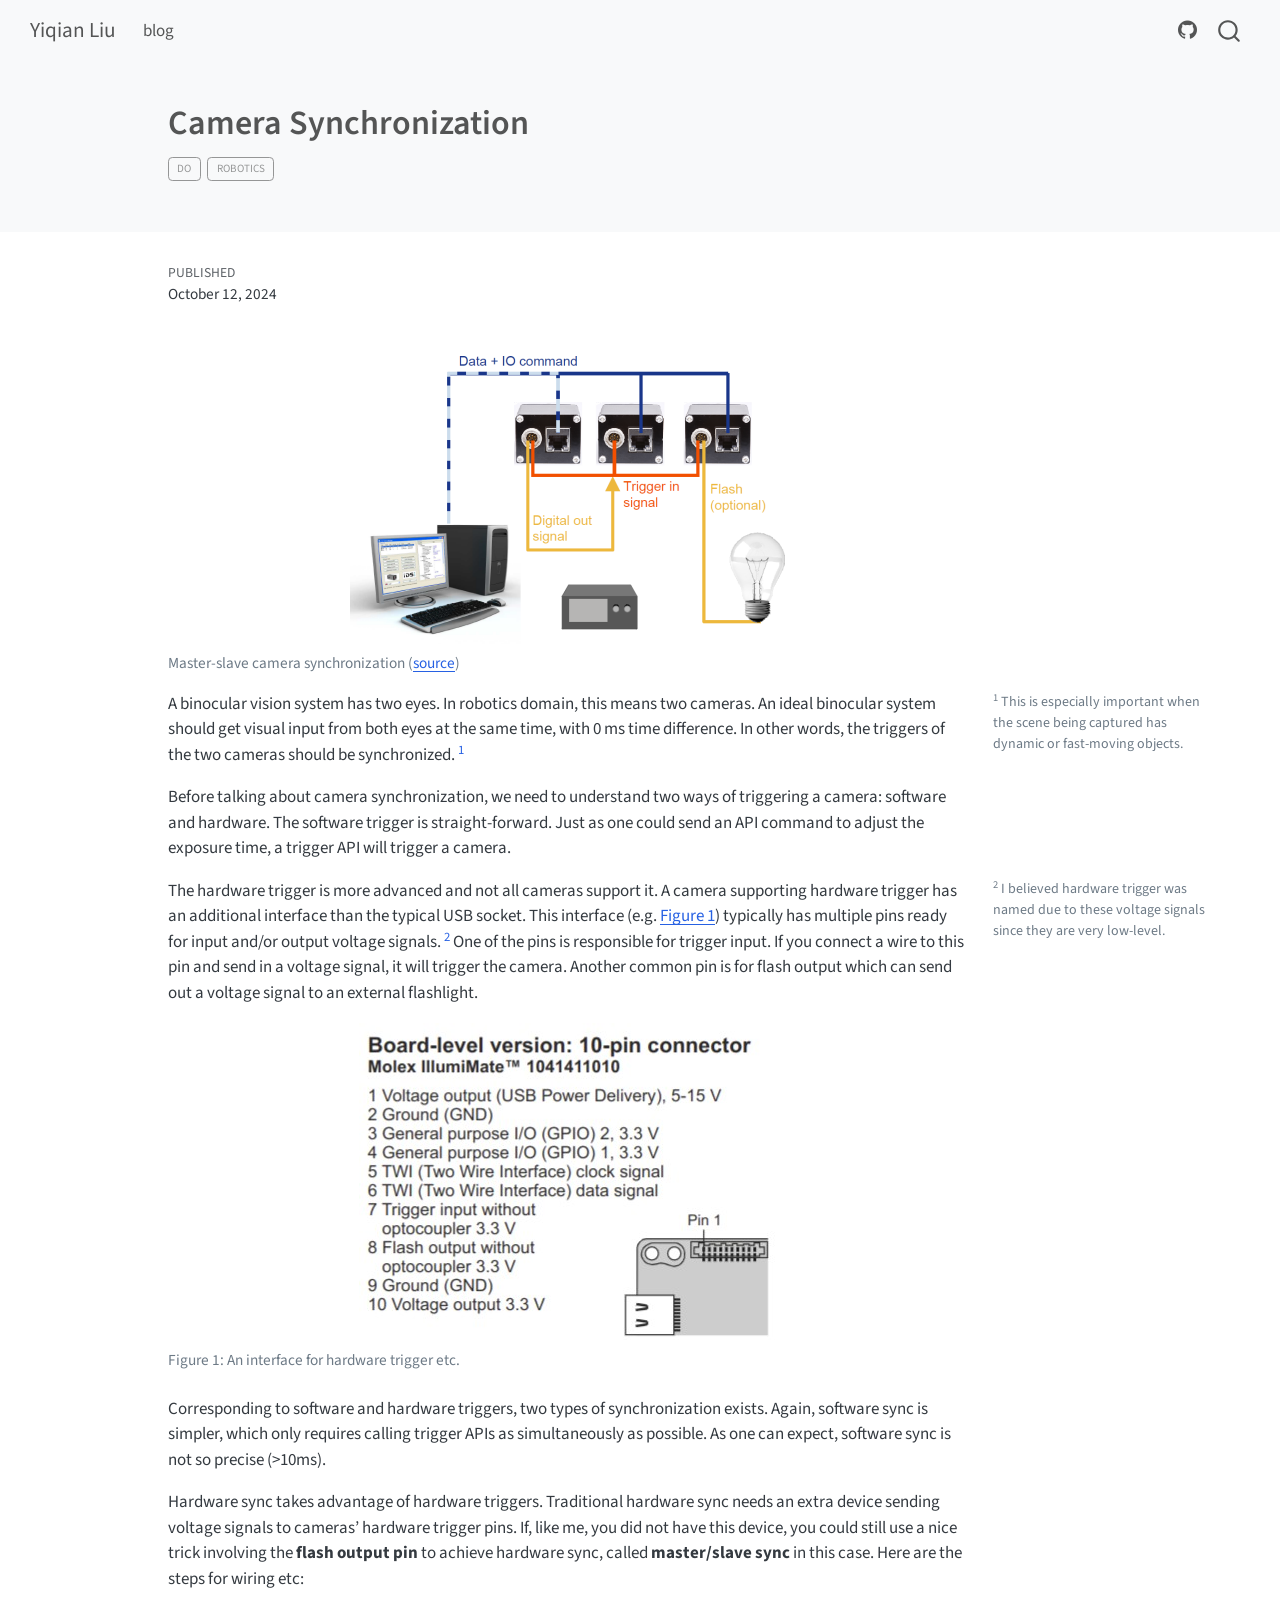
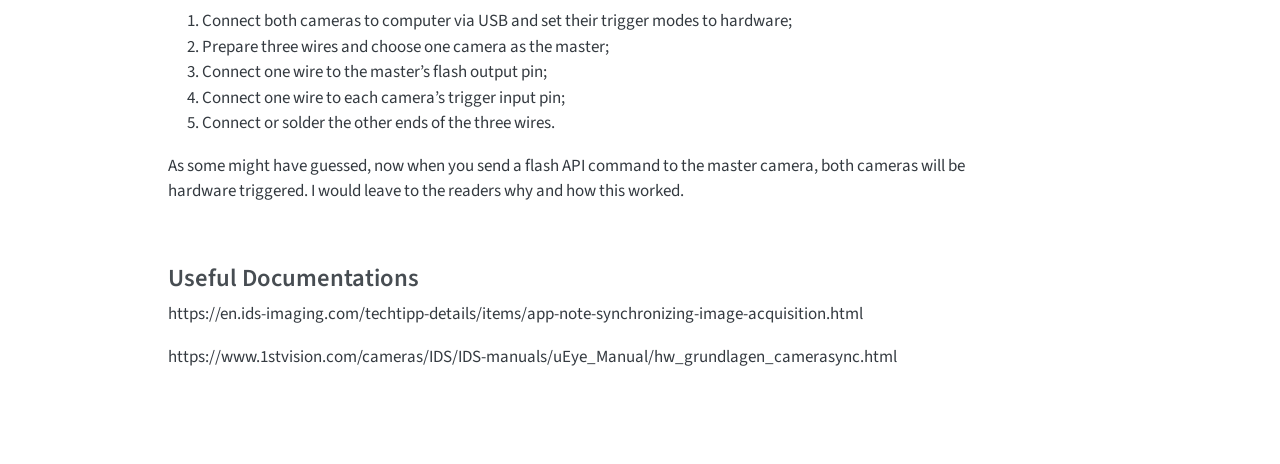
<file: posts/cam_sync/index.html>
<!DOCTYPE html>
<html xmlns="http://www.w3.org/1999/xhtml" lang="en" xml:lang="en"><head>

<meta charset="utf-8">
<meta name="generator" content="quarto-1.10.18">

<meta name="viewport" content="width=device-width, initial-scale=1.0, user-scalable=yes">

<meta name="dcterms.date" content="2024-10-12">

<title>Camera Synchronization – Yiqian Liu</title>
<style>
/* Default styles provided by pandoc.
** See https://pandoc.org/MANUAL.html#variables-for-html for config info.
*/
span.smallcaps{font-variant: small-caps;}
div.columns{display: flex; gap: 1.5em;}
div.column{flex: auto;}
@media screen {
div.columns{gap: min(4vw, 1.5em);}
div.column{overflow-x: auto;}
}
div.hanging-indent{margin-left: 1.5em; text-indent: -1.5em;}
ul.task-list{list-style: none;}
ul.task-list li input[type="checkbox"] {
  width: 0.8em;
  margin: 0 0.8em 0.2em -1em; /* quarto-specific, see https://github.com/quarto-dev/quarto-cli/issues/4556 */ 
  vertical-align: middle;
}
</style>


<script src="../../site_libs/quarto-nav/quarto-nav.js"></script>
<script src="../../site_libs/quarto-nav/headroom.min.js"></script>
<script src="../../site_libs/clipboard/clipboard.min.js"></script>
<script src="../../site_libs/quarto-search/autocomplete.umd.js"></script>
<script src="../../site_libs/quarto-search/fuse.min.js"></script>
<script src="../../site_libs/quarto-search/quarto-search.js"></script>
<meta name="quarto:offset" content="../../">
<script src="../../site_libs/quarto-html/quarto.js" type="module"></script>
<script src="../../site_libs/quarto-html/tabsets/tabsets.js" type="module"></script>
<script src="../../site_libs/quarto-html/popper.min.js"></script>
<script src="../../site_libs/quarto-html/tippy.umd.min.js"></script>
<script src="../../site_libs/quarto-html/anchor.min.js"></script>
<link href="../../site_libs/quarto-html/tippy.css" rel="stylesheet">
<link href="../../site_libs/quarto-html/quarto-syntax-highlighting-64a204ab8560d761af7679ceaba22944.css" rel="stylesheet" id="quarto-text-highlighting-styles">
<script src="../../site_libs/bootstrap/bootstrap.min.js"></script>
<link href="../../site_libs/bootstrap/bootstrap-icons.css" rel="stylesheet">
<link href="../../site_libs/bootstrap/bootstrap-86874655f15ffe599ec52c65cbe9e317.min.css" rel="stylesheet" append-hash="true" id="quarto-bootstrap" data-mode="light">
<script id="quarto-search-options" type="application/json">{
  "location": "navbar",
  "copy-button": false,
  "collapse-after": 3,
  "panel-placement": "end",
  "type": "overlay",
  "limit": 50,
  "keyboard-shortcut": [
    "f",
    "/",
    "s"
  ],
  "show-item-context": false,
  "language": {
    "search-no-results-text": "No results",
    "search-matching-documents-text": "matching documents",
    "search-copy-link-title": "Copy link to search",
    "search-hide-matches-text": "Hide additional matches",
    "search-more-match-text": "more match in this document",
    "search-more-matches-text": "more matches in this document",
    "search-clear-button-title": "Clear",
    "search-text-placeholder": "",
    "search-detached-cancel-button-title": "Cancel",
    "search-submit-button-title": "Submit",
    "search-label": "Search"
  }
}</script>


<link rel="stylesheet" href="../../styles.css">
</head>

<body class="nav-fixed quarto-light">

<div id="quarto-search-results"></div>
  <header id="quarto-header" class="headroom fixed-top quarto-banner">
    <nav class="navbar navbar-expand-lg " data-bs-theme="dark">
      <div class="navbar-container container-fluid">
      <div class="navbar-brand-container mx-auto">
    <a class="navbar-brand" href="../../index.html">
    <span class="navbar-title">Yiqian Liu</span>
    </a>
  </div>
            <div id="quarto-search" class="" title="Search"></div>
          <button class="navbar-toggler" type="button" data-bs-toggle="collapse" data-bs-target="#navbarCollapse" aria-controls="navbarCollapse" role="menu" aria-expanded="false" aria-label="Toggle navigation" onclick="if (window.quartoToggleHeadroom) { window.quartoToggleHeadroom(); }">
  <span class="navbar-toggler-icon"></span>
</button>
          <div class="collapse navbar-collapse" id="navbarCollapse">
            <ul class="navbar-nav navbar-nav-scroll me-auto">
  <li class="nav-item">
    <a class="nav-link" href="../../blog.html"> 
<span class="menu-text">blog</span></a>
  </li>  
</ul>
            <ul class="navbar-nav navbar-nav-scroll ms-auto">
  <li class="nav-item compact">
    <a class="nav-link" href="https://github.com/lyiqian"> <i class="bi bi-github" role="img">
</i> 
<span class="menu-text"></span></a>
  </li>  
</ul>
          </div> <!-- /navcollapse -->
            <div class="quarto-navbar-tools">
</div>
      </div> <!-- /container-fluid -->
    </nav>
</header>
<!-- content -->
<header id="title-block-header" class="quarto-title-block default page-columns page-full">
  <div class="quarto-title-banner page-columns page-full">
    <div class="quarto-title column-body">
      <h1 class="title">Camera Synchronization</h1>
                                <div class="quarto-categories">
                <div class="quarto-category">do</div>
                <div class="quarto-category">robotics</div>
              </div>
                  </div>
  </div>
    
  
  <div class="quarto-title-meta">

      
      <div>
      <div class="quarto-title-meta-heading">Published</div>
      <div class="quarto-title-meta-contents">
        <p class="date">October 12, 2024</p>
      </div>
    </div>
    
      
    </div>
    
  
  </header><div id="quarto-content" class="quarto-container page-columns page-rows-contents page-layout-article page-navbar">
<!-- sidebar -->
<!-- margin-sidebar -->
    <div id="quarto-margin-sidebar" class="sidebar margin-sidebar zindex-bottom">
        
    </div>
<!-- main -->
<main class="content quarto-banner-title-block page-columns page-full" id="quarto-document-content">





<div class="quarto-figure quarto-figure-center">
<figure class="figure">
<p><img src="masterslave.png" class="img-fluid figure-img"></p>
<figcaption>Master-slave camera synchronization (<a href="https://www.1stvision.com/cameras/IDS/IDS-manuals/uEye_Manual/hw_grundlagen_camerasync.html">source</a>)</figcaption>
</figure>
</div>
<p>A binocular vision system has two eyes. In robotics domain, this means two cameras. An ideal binocular system should get visual input from both eyes at the same time, with 0 ms time difference. In other words, the triggers of the two cameras should be synchronized. <a href="#fn1" class="footnote-ref" id="fnref1" role="doc-noteref"><sup>1</sup></a></p>
<div class="no-row-height column-margin column-container"><div id="fn1"><p><sup>1</sup>&nbsp;This is especially important when the scene being captured has dynamic or fast-moving objects.</p></div></div><p>Before talking about camera synchronization, we need to understand two ways of triggering a camera: software and hardware. The software trigger is straight-forward. Just as one could send an API command to adjust the exposure time, a trigger API will trigger a camera.</p>
<p>The hardware trigger is more advanced and not all cameras support it. A camera supporting hardware trigger has an additional interface than the typical USB socket. This interface (e.g. <a href="#fig-interfaces" class="quarto-xref">Figure&nbsp;1</a>) typically has multiple pins ready for input and/or output voltage signals. <a href="#fn2" class="footnote-ref" id="fnref2" role="doc-noteref"><sup>2</sup></a> One of the pins is responsible for trigger input. If you connect a wire to this pin and send in a voltage signal, it will trigger the camera. Another common pin is for flash output which can send out a voltage signal to an external flashlight.</p>
<div class="no-row-height column-margin column-container"><div id="fn2"><p><sup>2</sup>&nbsp;I believed hardware trigger was named due to these voltage signals since they are very low-level.</p></div></div><div id="fig-interfaces" class="quarto-float quarto-figure quarto-figure-center anchored">
<figure class="quarto-float quarto-float-fig figure">
<div aria-describedby="fig-interfaces-caption-0ceaefa1-69ba-4598-a22c-09a6ac19f8ca">
<img src="interfaces.jpg" class="img-fluid figure-img">
</div>
<figcaption class="quarto-float-caption-bottom quarto-float-caption quarto-float-fig" id="fig-interfaces-caption-0ceaefa1-69ba-4598-a22c-09a6ac19f8ca">
Figure&nbsp;1: An interface for hardware trigger etc.
</figcaption>
</figure>
</div>
<p>Corresponding to software and hardware triggers, two types of synchronization exists. Again, software sync is simpler, which only requires calling trigger APIs as simultaneously as possible. As one can expect, software sync is not so precise (&gt;10ms).</p>
<p>Hardware sync takes advantage of hardware triggers. Traditional hardware sync needs an extra device sending voltage signals to cameras’ hardware trigger pins. If, like me, you did not have this device, you could still use a nice trick involving the <strong>flash output pin</strong> to achieve hardware sync, called <strong>master/slave sync</strong> in this case. Here are the steps for wiring etc:</p>
<ol type="1">
<li>Connect both cameras to computer via USB and set their trigger modes to hardware;</li>
<li>Prepare three wires and choose one camera as the master;</li>
<li>Connect one wire to the master’s flash output pin;</li>
<li>Connect one wire to each camera’s trigger input pin;</li>
<li>Connect or solder the other ends of the three wires.</li>
</ol>
<p>As some might have guessed, now when you send a flash API command to the master camera, both cameras will be hardware triggered. I would leave to the readers why and how this worked.</p>
<section id="useful-documentations" class="level3">
<h3 class="anchored" data-anchor-id="useful-documentations">Useful Documentations</h3>
<p>https://en.ids-imaging.com/techtipp-details/items/app-note-synchronizing-image-acquisition.html</p>
<p>https://www.1stvision.com/cameras/IDS/IDS-manuals/uEye_Manual/hw_grundlagen_camerasync.html</p>


</section>


</main> <!-- /main -->
<script id="quarto-html-after-body" type="application/javascript">
  window.document.addEventListener("DOMContentLoaded", function (event) {
    const icon = "";
    const anchorJS = new window.AnchorJS();
    anchorJS.options = {
      placement: 'right',
      icon: icon
    };
    anchorJS.add('.anchored');
    const isCodeAnnotation = (el) => {
      for (const clz of el.classList) {
        if (clz.startsWith('code-annotation-')) {                     
          return true;
        }
      }
      return false;
    }
    const onCopySuccess = function(e) {
      // button target
      const button = e.trigger;
      // don't keep focus
      button.blur();
      // flash "checked"
      button.classList.add('code-copy-button-checked');
      var currentTitle = button.getAttribute("title");
      button.setAttribute("title", "Copied!");
      let tooltip;
      if (window.bootstrap) {
        button.setAttribute("data-bs-toggle", "tooltip");
        button.setAttribute("data-bs-placement", "left");
        button.setAttribute("data-bs-title", "Copied!");
        tooltip = new bootstrap.Tooltip(button, 
          { trigger: "manual", 
            customClass: "code-copy-button-tooltip",
            offset: [0, -8]});
        tooltip.show();    
      }
      setTimeout(function() {
        if (tooltip) {
          tooltip.hide();
          button.removeAttribute("data-bs-title");
          button.removeAttribute("data-bs-toggle");
          button.removeAttribute("data-bs-placement");
        }
        button.setAttribute("title", currentTitle);
        button.classList.remove('code-copy-button-checked');
      }, 1000);
      // clear code selection
      e.clearSelection();
    }
    const getTextToCopy = function(trigger) {
      const outerScaffold = trigger.parentElement.cloneNode(true);
      const codeEl = outerScaffold.querySelector('code');
      for (const childEl of codeEl.children) {
        if (isCodeAnnotation(childEl)) {
          childEl.remove();
        }
      }
      return codeEl.innerText;
    }
    const clipboard = new window.ClipboardJS('.code-copy-button:not([data-in-quarto-modal])', {
      text: getTextToCopy
    });
    clipboard.on('success', onCopySuccess);
    if (window.document.getElementById('quarto-embedded-source-code-modal')) {
      const clipboardModal = new window.ClipboardJS('.code-copy-button[data-in-quarto-modal]', {
        text: getTextToCopy,
        container: window.document.getElementById('quarto-embedded-source-code-modal')
      });
      clipboardModal.on('success', onCopySuccess);
    }
      var localhostRegex = new RegExp(/^(?:http|https):\/\/localhost\:?[0-9]*\//);
      var mailtoRegex = new RegExp(/^mailto:/);
        var filterRegex = new RegExp("https:\/\/lyiqian\.github\.io\/");
      var isInternal = (href) => {
          return filterRegex.test(href) || localhostRegex.test(href) || mailtoRegex.test(href);
      }
      // Inspect non-navigation links and adorn them if external
     var links = window.document.querySelectorAll('a[href]:not(.nav-link):not(.navbar-brand):not(.toc-action):not(.sidebar-link):not(.sidebar-item-toggle):not(.pagination-link):not(.no-external):not([aria-hidden]):not(.dropdown-item):not(.quarto-navigation-tool):not(.about-link)');
      for (var i=0; i<links.length; i++) {
        const link = links[i];
        if (!isInternal(link.href)) {
          // undo the damage that might have been done by quarto-nav.js in the case of
          // links that we want to consider external
          if (link.dataset.originalHref !== undefined) {
            link.href = link.dataset.originalHref;
          }
        }
      }
    function tippyHover(el, contentFn, onTriggerFn, onUntriggerFn) {
      const config = {
        allowHTML: true,
        maxWidth: 500,
        delay: 100,
        arrow: false,
        appendTo: function(el) {
            return el.parentElement;
        },
        interactive: true,
        interactiveBorder: 10,
        theme: 'quarto',
        placement: 'bottom-start',
      };
      if (contentFn) {
        config.content = contentFn;
      }
      if (onTriggerFn) {
        config.onTrigger = onTriggerFn;
      }
      if (onUntriggerFn) {
        config.onUntrigger = onUntriggerFn;
      }
      window.tippy(el, config); 
    }
    const noterefs = window.document.querySelectorAll('a[role="doc-noteref"]');
    for (var i=0; i<noterefs.length; i++) {
      const ref = noterefs[i];
      tippyHover(ref, function() {
        // use id or data attribute instead here
        let href = ref.getAttribute('data-footnote-href') || ref.getAttribute('href');
        try { href = new URL(href).hash; } catch {}
        const id = href.replace(/^#\/?/, "");
        const note = window.document.getElementById(id);
        if (note) {
          return note.innerHTML;
        } else {
          return "";
        }
      });
    }
    const xrefs = window.document.querySelectorAll('a.quarto-xref');
    const processXRef = (id, note) => {
      // Strip column container classes
      const stripColumnClz = (el) => {
        el.classList.remove("page-full", "page-columns");
        if (el.children) {
          for (const child of el.children) {
            stripColumnClz(child);
          }
        }
      }
      stripColumnClz(note)
      if (id === null || id.startsWith('sec-')) {
        // Special case sections, only their first couple elements
        const container = document.createElement("div");
        if (note.children && note.children.length > 2) {
          container.appendChild(note.children[0].cloneNode(true));
          for (let i = 1; i < note.children.length; i++) {
            const child = note.children[i];
            if (child.tagName === "P" && child.innerText === "") {
              continue;
            } else {
              container.appendChild(child.cloneNode(true));
              break;
            }
          }
          if (window.Quarto?.typesetMath) {
            window.Quarto.typesetMath(container);
          }
          return container.innerHTML
        } else {
          if (window.Quarto?.typesetMath) {
            window.Quarto.typesetMath(note);
          }
          return note.innerHTML;
        }
      } else {
        // Remove any anchor links if they are present
        const anchorLink = note.querySelector('a.anchorjs-link');
        if (anchorLink) {
          anchorLink.remove();
        }
        if (window.Quarto?.typesetMath) {
          window.Quarto.typesetMath(note);
        }
        if (note.classList.contains("callout")) {
          return note.outerHTML;
        } else {
          return note.innerHTML;
        }
      }
    }
    for (var i=0; i<xrefs.length; i++) {
      const xref = xrefs[i];
      tippyHover(xref, undefined, function(instance) {
        instance.disable();
        let url = xref.getAttribute('href');
        let hash = undefined; 
        if (url.startsWith('#')) {
          hash = url;
        } else {
          try { hash = new URL(url).hash; } catch {}
        }
        if (hash) {
          const id = hash.replace(/^#\/?/, "");
          const note = window.document.getElementById(id);
          if (note !== null) {
            try {
              const html = processXRef(id, note.cloneNode(true));
              instance.setContent(html);
            } finally {
              instance.enable();
              instance.show();
            }
          } else {
            // See if we can fetch this
            fetch(url.split('#')[0])
            .then(res => res.text())
            .then(html => {
              const parser = new DOMParser();
              const htmlDoc = parser.parseFromString(html, "text/html");
              const note = htmlDoc.getElementById(id);
              if (note !== null) {
                const html = processXRef(id, note);
                instance.setContent(html);
              } 
            }).finally(() => {
              instance.enable();
              instance.show();
            });
          }
        } else {
          // See if we can fetch a full url (with no hash to target)
          // This is a special case and we should probably do some content thinning / targeting
          fetch(url)
          .then(res => res.text())
          .then(html => {
            const parser = new DOMParser();
            const htmlDoc = parser.parseFromString(html, "text/html");
            const note = htmlDoc.querySelector('main.content');
            if (note !== null) {
              // This should only happen for chapter cross references
              // (since there is no id in the URL)
              // remove the first header
              if (note.children.length > 0 && note.children[0].tagName === "HEADER") {
                note.children[0].remove();
              }
              const html = processXRef(null, note);
              instance.setContent(html);
            } 
          }).finally(() => {
            instance.enable();
            instance.show();
          });
        }
      }, function(instance) {
      });
    }
        let selectedAnnoteEl;
        const selectorForAnnotation = ( cell, annotation) => {
          let cellAttr = 'data-code-cell="' + cell + '"';
          let lineAttr = 'data-code-annotation="' +  annotation + '"';
          const selector = 'span[' + cellAttr + '][' + lineAttr + ']';
          return selector;
        }
        const selectCodeLines = (annoteEl) => {
          const doc = window.document;
          const targetCell = annoteEl.getAttribute("data-target-cell");
          const targetAnnotation = annoteEl.getAttribute("data-target-annotation");
          const annoteSpan = window.document.querySelector(selectorForAnnotation(targetCell, targetAnnotation));
          const lines = annoteSpan.getAttribute("data-code-lines").split(",");
          const lineIds = lines.map((line) => {
            return targetCell + "-" + line;
          })
          let top = null;
          let height = null;
          let parent = null;
          if (lineIds.length > 0) {
              //compute the position of the single el (top and bottom and make a div)
              const el = window.document.getElementById(lineIds[0]);
              top = el.offsetTop;
              height = el.offsetHeight;
              parent = el.parentElement.parentElement;
            if (lineIds.length > 1) {
              const lastEl = window.document.getElementById(lineIds[lineIds.length - 1]);
              const bottom = lastEl.offsetTop + lastEl.offsetHeight;
              height = bottom - top;
            }
            if (top !== null && height !== null && parent !== null) {
              // cook up a div (if necessary) and position it 
              let div = window.document.getElementById("code-annotation-line-highlight");
              if (div === null) {
                div = window.document.createElement("div");
                div.setAttribute("id", "code-annotation-line-highlight");
                div.style.position = 'absolute';
                parent.appendChild(div);
              }
              div.style.top = top - 2 + "px";
              div.style.height = height + 4 + "px";
              div.style.left = 0;
              let gutterDiv = window.document.getElementById("code-annotation-line-highlight-gutter");
              if (gutterDiv === null) {
                gutterDiv = window.document.createElement("div");
                gutterDiv.setAttribute("id", "code-annotation-line-highlight-gutter");
                gutterDiv.style.position = 'absolute';
                const codeCell = window.document.getElementById(targetCell);
                const gutter = codeCell.querySelector('.code-annotation-gutter');
                gutter.appendChild(gutterDiv);
              }
              gutterDiv.style.top = top - 2 + "px";
              gutterDiv.style.height = height + 4 + "px";
            }
            selectedAnnoteEl = annoteEl;
          }
        };
        const unselectCodeLines = () => {
          const elementsIds = ["code-annotation-line-highlight", "code-annotation-line-highlight-gutter"];
          elementsIds.forEach((elId) => {
            const div = window.document.getElementById(elId);
            if (div) {
              div.remove();
            }
          });
          selectedAnnoteEl = undefined;
        };
          // Handle positioning of the toggle
      window.addEventListener(
        "resize",
        throttle(() => {
          elRect = undefined;
          if (selectedAnnoteEl) {
            selectCodeLines(selectedAnnoteEl);
          }
        }, 10)
      );
      function throttle(fn, ms) {
      let throttle = false;
      let timer;
        return (...args) => {
          if(!throttle) { // first call gets through
              fn.apply(this, args);
              throttle = true;
          } else { // all the others get throttled
              if(timer) clearTimeout(timer); // cancel #2
              timer = setTimeout(() => {
                fn.apply(this, args);
                timer = throttle = false;
              }, ms);
          }
        };
      }
        // Attach click handler to the DT
        const annoteDls = window.document.querySelectorAll('dt[data-target-cell]');
        for (const annoteDlNode of annoteDls) {
          annoteDlNode.addEventListener('click', (event) => {
            const clickedEl = event.target;
            if (clickedEl !== selectedAnnoteEl) {
              unselectCodeLines();
              const activeEl = window.document.querySelector('dt[data-target-cell].code-annotation-active');
              if (activeEl) {
                activeEl.classList.remove('code-annotation-active');
              }
              selectCodeLines(clickedEl);
              clickedEl.classList.add('code-annotation-active');
            } else {
              // Unselect the line
              unselectCodeLines();
              clickedEl.classList.remove('code-annotation-active');
            }
          });
        }
    const findCites = (el) => {
      const parentEl = el.parentElement;
      if (parentEl) {
        const cites = parentEl.dataset.cites;
        if (cites) {
          return {
            el,
            cites: cites.split(' ')
          };
        } else {
          return findCites(el.parentElement)
        }
      } else {
        return undefined;
      }
    };
    var bibliorefs = window.document.querySelectorAll('a[role="doc-biblioref"]');
    for (var i=0; i<bibliorefs.length; i++) {
      const ref = bibliorefs[i];
      const citeInfo = findCites(ref);
      if (citeInfo) {
        tippyHover(citeInfo.el, function() {
          var popup = window.document.createElement('div');
          citeInfo.cites.forEach(function(cite) {
            var citeDiv = window.document.createElement('div');
            citeDiv.classList.add('hanging-indent');
            citeDiv.classList.add('csl-entry');
            var biblioDiv = window.document.getElementById('ref-' + cite);
            if (biblioDiv) {
              citeDiv.innerHTML = biblioDiv.innerHTML;
            }
            popup.appendChild(citeDiv);
          });
          return popup.innerHTML;
        });
      }
    }
  });
  </script>
<input type="hidden" id="giscus-base-theme" value="light">
<input type="hidden" id="giscus-alt-theme" value="dark">
<script>
  function loadGiscus() {
    // Function to get the theme based on body class
    const getTheme = () => {
      let baseTheme = document.getElementById('giscus-base-theme').value;
      let altTheme = document.getElementById('giscus-alt-theme').value;
      return document.body.classList.contains('quarto-dark') ? altTheme : baseTheme;
    };
    const script = document.createElement("script");
    script.src = "https://giscus.app/client.js";
    script.async = true;
    script.dataset.repo = "lyiqian/lyiqian.github.io";
    script.dataset.repoId = "R_kgDOJqa-nA";
    script.dataset.category = "General";
    script.dataset.categoryId = "DIC_kwDOJqa-nM4CXwpv";
    script.dataset.mapping = "title";
    script.dataset.reactionsEnabled = "1";
    script.dataset.emitMetadata = "0";
    script.dataset.inputPosition = "top";
    script.dataset.theme = getTheme();
    script.dataset.lang = "en";
    script.crossOrigin = "anonymous";
    // Append the script to the desired div instead of at the end of the body
    document.getElementById("quarto-content").appendChild(script);
  }
  loadGiscus();
</script>
</div> <!-- /content -->




</body></html>
</file>
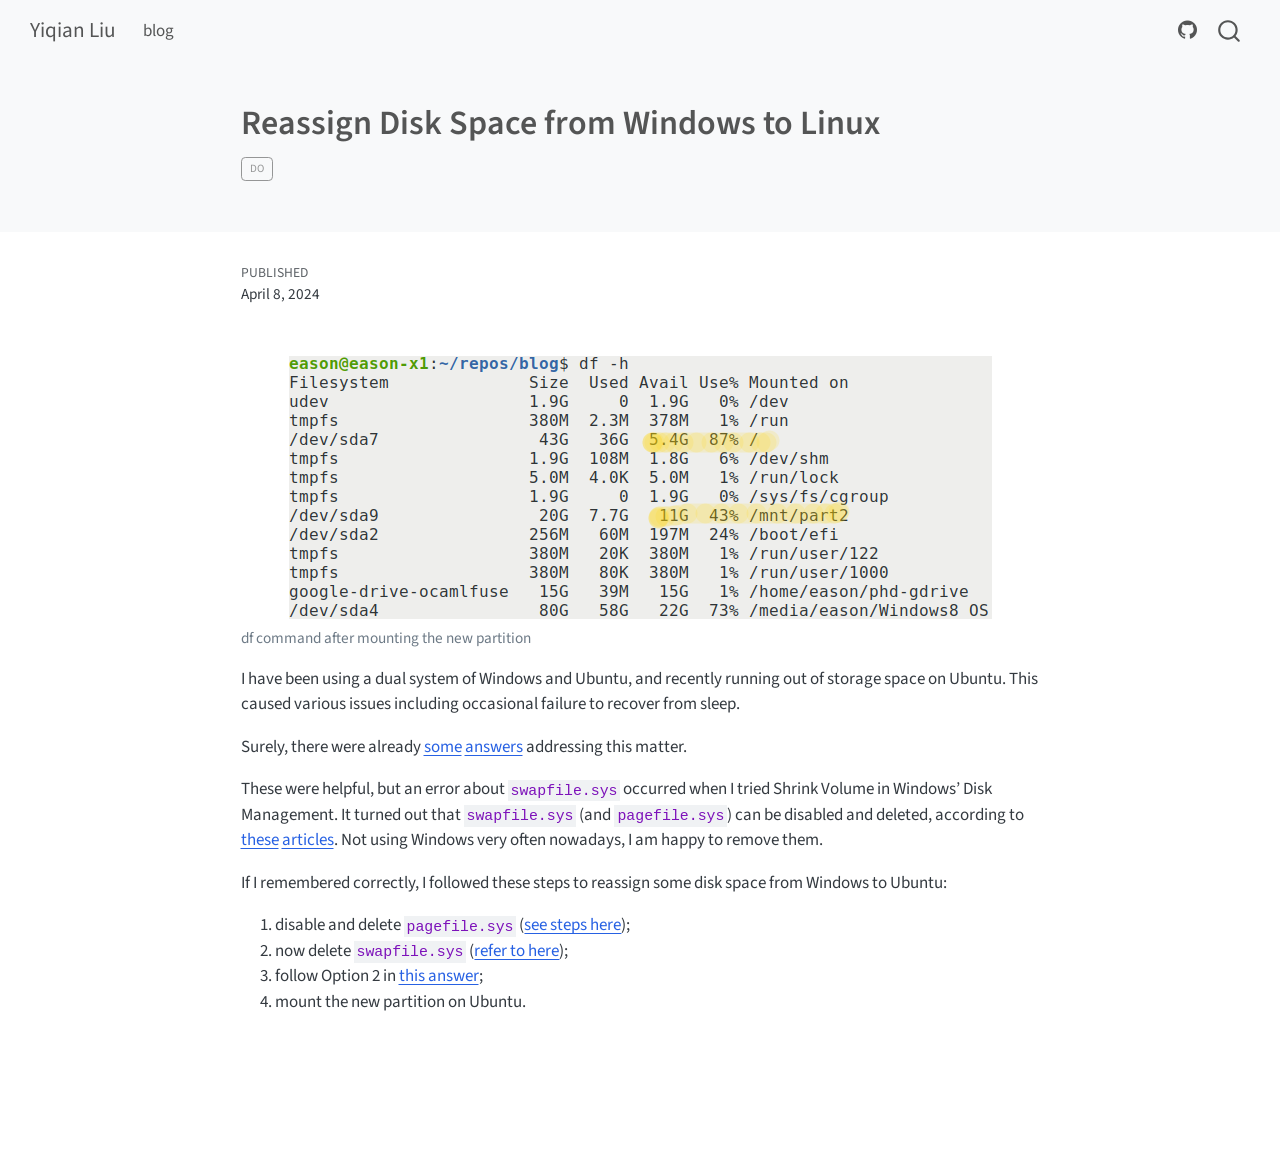
<file: posts/dualsys_reloc_disk/index.html>
<!DOCTYPE html>
<html xmlns="http://www.w3.org/1999/xhtml" lang="en" xml:lang="en"><head>

<meta charset="utf-8">
<meta name="generator" content="quarto-1.10.18">

<meta name="viewport" content="width=device-width, initial-scale=1.0, user-scalable=yes">

<meta name="dcterms.date" content="2024-04-08">

<title>Reassign Disk Space from Windows to Linux – Yiqian Liu</title>
<style>
/* Default styles provided by pandoc.
** See https://pandoc.org/MANUAL.html#variables-for-html for config info.
*/
span.smallcaps{font-variant: small-caps;}
div.columns{display: flex; gap: 1.5em;}
div.column{flex: auto;}
@media screen {
div.columns{gap: min(4vw, 1.5em);}
div.column{overflow-x: auto;}
}
div.hanging-indent{margin-left: 1.5em; text-indent: -1.5em;}
ul.task-list{list-style: none;}
ul.task-list li input[type="checkbox"] {
  width: 0.8em;
  margin: 0 0.8em 0.2em -1em; /* quarto-specific, see https://github.com/quarto-dev/quarto-cli/issues/4556 */ 
  vertical-align: middle;
}
</style>


<script src="../../site_libs/quarto-nav/quarto-nav.js"></script>
<script src="../../site_libs/quarto-nav/headroom.min.js"></script>
<script src="../../site_libs/clipboard/clipboard.min.js"></script>
<script src="../../site_libs/quarto-search/autocomplete.umd.js"></script>
<script src="../../site_libs/quarto-search/fuse.min.js"></script>
<script src="../../site_libs/quarto-search/quarto-search.js"></script>
<meta name="quarto:offset" content="../../">
<script src="../../site_libs/quarto-html/quarto.js" type="module"></script>
<script src="../../site_libs/quarto-html/tabsets/tabsets.js" type="module"></script>
<script src="../../site_libs/quarto-html/popper.min.js"></script>
<script src="../../site_libs/quarto-html/tippy.umd.min.js"></script>
<script src="../../site_libs/quarto-html/anchor.min.js"></script>
<link href="../../site_libs/quarto-html/tippy.css" rel="stylesheet">
<link href="../../site_libs/quarto-html/quarto-syntax-highlighting-64a204ab8560d761af7679ceaba22944.css" rel="stylesheet" id="quarto-text-highlighting-styles">
<script src="../../site_libs/bootstrap/bootstrap.min.js"></script>
<link href="../../site_libs/bootstrap/bootstrap-icons.css" rel="stylesheet">
<link href="../../site_libs/bootstrap/bootstrap-86874655f15ffe599ec52c65cbe9e317.min.css" rel="stylesheet" append-hash="true" id="quarto-bootstrap" data-mode="light">
<script id="quarto-search-options" type="application/json">{
  "location": "navbar",
  "copy-button": false,
  "collapse-after": 3,
  "panel-placement": "end",
  "type": "overlay",
  "limit": 50,
  "keyboard-shortcut": [
    "f",
    "/",
    "s"
  ],
  "show-item-context": false,
  "language": {
    "search-no-results-text": "No results",
    "search-matching-documents-text": "matching documents",
    "search-copy-link-title": "Copy link to search",
    "search-hide-matches-text": "Hide additional matches",
    "search-more-match-text": "more match in this document",
    "search-more-matches-text": "more matches in this document",
    "search-clear-button-title": "Clear",
    "search-text-placeholder": "",
    "search-detached-cancel-button-title": "Cancel",
    "search-submit-button-title": "Submit",
    "search-label": "Search"
  }
}</script>


<link rel="stylesheet" href="../../styles.css">
</head>

<body class="nav-fixed fullcontent quarto-light">

<div id="quarto-search-results"></div>
  <header id="quarto-header" class="headroom fixed-top quarto-banner">
    <nav class="navbar navbar-expand-lg " data-bs-theme="dark">
      <div class="navbar-container container-fluid">
      <div class="navbar-brand-container mx-auto">
    <a class="navbar-brand" href="../../index.html">
    <span class="navbar-title">Yiqian Liu</span>
    </a>
  </div>
            <div id="quarto-search" class="" title="Search"></div>
          <button class="navbar-toggler" type="button" data-bs-toggle="collapse" data-bs-target="#navbarCollapse" aria-controls="navbarCollapse" role="menu" aria-expanded="false" aria-label="Toggle navigation" onclick="if (window.quartoToggleHeadroom) { window.quartoToggleHeadroom(); }">
  <span class="navbar-toggler-icon"></span>
</button>
          <div class="collapse navbar-collapse" id="navbarCollapse">
            <ul class="navbar-nav navbar-nav-scroll me-auto">
  <li class="nav-item">
    <a class="nav-link" href="../../blog.html"> 
<span class="menu-text">blog</span></a>
  </li>  
</ul>
            <ul class="navbar-nav navbar-nav-scroll ms-auto">
  <li class="nav-item compact">
    <a class="nav-link" href="https://github.com/lyiqian"> <i class="bi bi-github" role="img">
</i> 
<span class="menu-text"></span></a>
  </li>  
</ul>
          </div> <!-- /navcollapse -->
            <div class="quarto-navbar-tools">
</div>
      </div> <!-- /container-fluid -->
    </nav>
</header>
<!-- content -->
<header id="title-block-header" class="quarto-title-block default page-columns page-full">
  <div class="quarto-title-banner page-columns page-full">
    <div class="quarto-title column-body">
      <h1 class="title">Reassign Disk Space from Windows to Linux</h1>
                                <div class="quarto-categories">
                <div class="quarto-category">do</div>
              </div>
                  </div>
  </div>
    
  
  <div class="quarto-title-meta">

      
      <div>
      <div class="quarto-title-meta-heading">Published</div>
      <div class="quarto-title-meta-contents">
        <p class="date">April 8, 2024</p>
      </div>
    </div>
    
      
    </div>
    
  
  </header><div id="quarto-content" class="quarto-container page-columns page-rows-contents page-layout-article page-navbar">
<!-- sidebar -->
<!-- margin-sidebar -->
    
<!-- main -->
<main class="content quarto-banner-title-block" id="quarto-document-content">





<div class="quarto-figure quarto-figure-center">
<figure class="figure">
<p><img src="diskfree.png" class="img-fluid figure-img"></p>
<figcaption>df command after mounting the new partition</figcaption>
</figure>
</div>
<p>I have been using a dual system of Windows and Ubuntu, and recently running out of storage space on Ubuntu. This caused various issues including occasional failure to recover from sleep.</p>
<p>Surely, there were already <a href="https://askubuntu.com/questions/871825/add-more-disk-space-for-linux-from-windows-in-a-dual-bootable-machine">some</a> <a href="https://askubuntu.com/questions/727112/give-more-hard-disk-space-to-ubuntu?rq=1">answers</a> addressing this matter.</p>
<p>These were helpful, but an error about <code>swapfile.sys</code> occurred when I tried Shrink Volume in Windows’ Disk Management. It turned out that <code>swapfile.sys</code> (and <code>pagefile.sys</code>) can be disabled and deleted, according to <a href="https://www.makeuseof.com/windows-swapfile-sys-guide/">these</a> <a href="https://www.makeuseof.com/windows-pagefile-sys-guide/">articles</a>. Not using Windows very often nowadays, I am happy to remove them.</p>
<p>If I remembered correctly, I followed these steps to reassign some disk space from Windows to Ubuntu:</p>
<ol type="1">
<li>disable and delete <code>pagefile.sys</code> (<a href="https://www.makeuseof.com/windows-pagefile-sys-guide/#:~:text=How%20to%20Delete%20Pagefile.sys">see steps here</a>);</li>
<li>now delete <code>swapfile.sys</code> (<a href="https://www.makeuseof.com/windows-swapfile-sys-guide/#:~:text=How%20to%20Delete%20Swapfile.sys">refer to here</a>);</li>
<li>follow Option 2 in <a href="https://askubuntu.com/a/871858/1410062">this answer</a>;</li>
<li>mount the new partition on Ubuntu.</li>
</ol>



</main> <!-- /main -->
<script id="quarto-html-after-body" type="application/javascript">
  window.document.addEventListener("DOMContentLoaded", function (event) {
    const icon = "";
    const anchorJS = new window.AnchorJS();
    anchorJS.options = {
      placement: 'right',
      icon: icon
    };
    anchorJS.add('.anchored');
    const isCodeAnnotation = (el) => {
      for (const clz of el.classList) {
        if (clz.startsWith('code-annotation-')) {                     
          return true;
        }
      }
      return false;
    }
    const onCopySuccess = function(e) {
      // button target
      const button = e.trigger;
      // don't keep focus
      button.blur();
      // flash "checked"
      button.classList.add('code-copy-button-checked');
      var currentTitle = button.getAttribute("title");
      button.setAttribute("title", "Copied!");
      let tooltip;
      if (window.bootstrap) {
        button.setAttribute("data-bs-toggle", "tooltip");
        button.setAttribute("data-bs-placement", "left");
        button.setAttribute("data-bs-title", "Copied!");
        tooltip = new bootstrap.Tooltip(button, 
          { trigger: "manual", 
            customClass: "code-copy-button-tooltip",
            offset: [0, -8]});
        tooltip.show();    
      }
      setTimeout(function() {
        if (tooltip) {
          tooltip.hide();
          button.removeAttribute("data-bs-title");
          button.removeAttribute("data-bs-toggle");
          button.removeAttribute("data-bs-placement");
        }
        button.setAttribute("title", currentTitle);
        button.classList.remove('code-copy-button-checked');
      }, 1000);
      // clear code selection
      e.clearSelection();
    }
    const getTextToCopy = function(trigger) {
      const outerScaffold = trigger.parentElement.cloneNode(true);
      const codeEl = outerScaffold.querySelector('code');
      for (const childEl of codeEl.children) {
        if (isCodeAnnotation(childEl)) {
          childEl.remove();
        }
      }
      return codeEl.innerText;
    }
    const clipboard = new window.ClipboardJS('.code-copy-button:not([data-in-quarto-modal])', {
      text: getTextToCopy
    });
    clipboard.on('success', onCopySuccess);
    if (window.document.getElementById('quarto-embedded-source-code-modal')) {
      const clipboardModal = new window.ClipboardJS('.code-copy-button[data-in-quarto-modal]', {
        text: getTextToCopy,
        container: window.document.getElementById('quarto-embedded-source-code-modal')
      });
      clipboardModal.on('success', onCopySuccess);
    }
      var localhostRegex = new RegExp(/^(?:http|https):\/\/localhost\:?[0-9]*\//);
      var mailtoRegex = new RegExp(/^mailto:/);
        var filterRegex = new RegExp("https:\/\/lyiqian\.github\.io\/");
      var isInternal = (href) => {
          return filterRegex.test(href) || localhostRegex.test(href) || mailtoRegex.test(href);
      }
      // Inspect non-navigation links and adorn them if external
     var links = window.document.querySelectorAll('a[href]:not(.nav-link):not(.navbar-brand):not(.toc-action):not(.sidebar-link):not(.sidebar-item-toggle):not(.pagination-link):not(.no-external):not([aria-hidden]):not(.dropdown-item):not(.quarto-navigation-tool):not(.about-link)');
      for (var i=0; i<links.length; i++) {
        const link = links[i];
        if (!isInternal(link.href)) {
          // undo the damage that might have been done by quarto-nav.js in the case of
          // links that we want to consider external
          if (link.dataset.originalHref !== undefined) {
            link.href = link.dataset.originalHref;
          }
        }
      }
    function tippyHover(el, contentFn, onTriggerFn, onUntriggerFn) {
      const config = {
        allowHTML: true,
        maxWidth: 500,
        delay: 100,
        arrow: false,
        appendTo: function(el) {
            return el.parentElement;
        },
        interactive: true,
        interactiveBorder: 10,
        theme: 'quarto',
        placement: 'bottom-start',
      };
      if (contentFn) {
        config.content = contentFn;
      }
      if (onTriggerFn) {
        config.onTrigger = onTriggerFn;
      }
      if (onUntriggerFn) {
        config.onUntrigger = onUntriggerFn;
      }
      window.tippy(el, config); 
    }
    const noterefs = window.document.querySelectorAll('a[role="doc-noteref"]');
    for (var i=0; i<noterefs.length; i++) {
      const ref = noterefs[i];
      tippyHover(ref, function() {
        // use id or data attribute instead here
        let href = ref.getAttribute('data-footnote-href') || ref.getAttribute('href');
        try { href = new URL(href).hash; } catch {}
        const id = href.replace(/^#\/?/, "");
        const note = window.document.getElementById(id);
        if (note) {
          return note.innerHTML;
        } else {
          return "";
        }
      });
    }
    const xrefs = window.document.querySelectorAll('a.quarto-xref');
    const processXRef = (id, note) => {
      // Strip column container classes
      const stripColumnClz = (el) => {
        el.classList.remove("page-full", "page-columns");
        if (el.children) {
          for (const child of el.children) {
            stripColumnClz(child);
          }
        }
      }
      stripColumnClz(note)
      if (id === null || id.startsWith('sec-')) {
        // Special case sections, only their first couple elements
        const container = document.createElement("div");
        if (note.children && note.children.length > 2) {
          container.appendChild(note.children[0].cloneNode(true));
          for (let i = 1; i < note.children.length; i++) {
            const child = note.children[i];
            if (child.tagName === "P" && child.innerText === "") {
              continue;
            } else {
              container.appendChild(child.cloneNode(true));
              break;
            }
          }
          if (window.Quarto?.typesetMath) {
            window.Quarto.typesetMath(container);
          }
          return container.innerHTML
        } else {
          if (window.Quarto?.typesetMath) {
            window.Quarto.typesetMath(note);
          }
          return note.innerHTML;
        }
      } else {
        // Remove any anchor links if they are present
        const anchorLink = note.querySelector('a.anchorjs-link');
        if (anchorLink) {
          anchorLink.remove();
        }
        if (window.Quarto?.typesetMath) {
          window.Quarto.typesetMath(note);
        }
        if (note.classList.contains("callout")) {
          return note.outerHTML;
        } else {
          return note.innerHTML;
        }
      }
    }
    for (var i=0; i<xrefs.length; i++) {
      const xref = xrefs[i];
      tippyHover(xref, undefined, function(instance) {
        instance.disable();
        let url = xref.getAttribute('href');
        let hash = undefined; 
        if (url.startsWith('#')) {
          hash = url;
        } else {
          try { hash = new URL(url).hash; } catch {}
        }
        if (hash) {
          const id = hash.replace(/^#\/?/, "");
          const note = window.document.getElementById(id);
          if (note !== null) {
            try {
              const html = processXRef(id, note.cloneNode(true));
              instance.setContent(html);
            } finally {
              instance.enable();
              instance.show();
            }
          } else {
            // See if we can fetch this
            fetch(url.split('#')[0])
            .then(res => res.text())
            .then(html => {
              const parser = new DOMParser();
              const htmlDoc = parser.parseFromString(html, "text/html");
              const note = htmlDoc.getElementById(id);
              if (note !== null) {
                const html = processXRef(id, note);
                instance.setContent(html);
              } 
            }).finally(() => {
              instance.enable();
              instance.show();
            });
          }
        } else {
          // See if we can fetch a full url (with no hash to target)
          // This is a special case and we should probably do some content thinning / targeting
          fetch(url)
          .then(res => res.text())
          .then(html => {
            const parser = new DOMParser();
            const htmlDoc = parser.parseFromString(html, "text/html");
            const note = htmlDoc.querySelector('main.content');
            if (note !== null) {
              // This should only happen for chapter cross references
              // (since there is no id in the URL)
              // remove the first header
              if (note.children.length > 0 && note.children[0].tagName === "HEADER") {
                note.children[0].remove();
              }
              const html = processXRef(null, note);
              instance.setContent(html);
            } 
          }).finally(() => {
            instance.enable();
            instance.show();
          });
        }
      }, function(instance) {
      });
    }
        let selectedAnnoteEl;
        const selectorForAnnotation = ( cell, annotation) => {
          let cellAttr = 'data-code-cell="' + cell + '"';
          let lineAttr = 'data-code-annotation="' +  annotation + '"';
          const selector = 'span[' + cellAttr + '][' + lineAttr + ']';
          return selector;
        }
        const selectCodeLines = (annoteEl) => {
          const doc = window.document;
          const targetCell = annoteEl.getAttribute("data-target-cell");
          const targetAnnotation = annoteEl.getAttribute("data-target-annotation");
          const annoteSpan = window.document.querySelector(selectorForAnnotation(targetCell, targetAnnotation));
          const lines = annoteSpan.getAttribute("data-code-lines").split(",");
          const lineIds = lines.map((line) => {
            return targetCell + "-" + line;
          })
          let top = null;
          let height = null;
          let parent = null;
          if (lineIds.length > 0) {
              //compute the position of the single el (top and bottom and make a div)
              const el = window.document.getElementById(lineIds[0]);
              top = el.offsetTop;
              height = el.offsetHeight;
              parent = el.parentElement.parentElement;
            if (lineIds.length > 1) {
              const lastEl = window.document.getElementById(lineIds[lineIds.length - 1]);
              const bottom = lastEl.offsetTop + lastEl.offsetHeight;
              height = bottom - top;
            }
            if (top !== null && height !== null && parent !== null) {
              // cook up a div (if necessary) and position it 
              let div = window.document.getElementById("code-annotation-line-highlight");
              if (div === null) {
                div = window.document.createElement("div");
                div.setAttribute("id", "code-annotation-line-highlight");
                div.style.position = 'absolute';
                parent.appendChild(div);
              }
              div.style.top = top - 2 + "px";
              div.style.height = height + 4 + "px";
              div.style.left = 0;
              let gutterDiv = window.document.getElementById("code-annotation-line-highlight-gutter");
              if (gutterDiv === null) {
                gutterDiv = window.document.createElement("div");
                gutterDiv.setAttribute("id", "code-annotation-line-highlight-gutter");
                gutterDiv.style.position = 'absolute';
                const codeCell = window.document.getElementById(targetCell);
                const gutter = codeCell.querySelector('.code-annotation-gutter');
                gutter.appendChild(gutterDiv);
              }
              gutterDiv.style.top = top - 2 + "px";
              gutterDiv.style.height = height + 4 + "px";
            }
            selectedAnnoteEl = annoteEl;
          }
        };
        const unselectCodeLines = () => {
          const elementsIds = ["code-annotation-line-highlight", "code-annotation-line-highlight-gutter"];
          elementsIds.forEach((elId) => {
            const div = window.document.getElementById(elId);
            if (div) {
              div.remove();
            }
          });
          selectedAnnoteEl = undefined;
        };
          // Handle positioning of the toggle
      window.addEventListener(
        "resize",
        throttle(() => {
          elRect = undefined;
          if (selectedAnnoteEl) {
            selectCodeLines(selectedAnnoteEl);
          }
        }, 10)
      );
      function throttle(fn, ms) {
      let throttle = false;
      let timer;
        return (...args) => {
          if(!throttle) { // first call gets through
              fn.apply(this, args);
              throttle = true;
          } else { // all the others get throttled
              if(timer) clearTimeout(timer); // cancel #2
              timer = setTimeout(() => {
                fn.apply(this, args);
                timer = throttle = false;
              }, ms);
          }
        };
      }
        // Attach click handler to the DT
        const annoteDls = window.document.querySelectorAll('dt[data-target-cell]');
        for (const annoteDlNode of annoteDls) {
          annoteDlNode.addEventListener('click', (event) => {
            const clickedEl = event.target;
            if (clickedEl !== selectedAnnoteEl) {
              unselectCodeLines();
              const activeEl = window.document.querySelector('dt[data-target-cell].code-annotation-active');
              if (activeEl) {
                activeEl.classList.remove('code-annotation-active');
              }
              selectCodeLines(clickedEl);
              clickedEl.classList.add('code-annotation-active');
            } else {
              // Unselect the line
              unselectCodeLines();
              clickedEl.classList.remove('code-annotation-active');
            }
          });
        }
    const findCites = (el) => {
      const parentEl = el.parentElement;
      if (parentEl) {
        const cites = parentEl.dataset.cites;
        if (cites) {
          return {
            el,
            cites: cites.split(' ')
          };
        } else {
          return findCites(el.parentElement)
        }
      } else {
        return undefined;
      }
    };
    var bibliorefs = window.document.querySelectorAll('a[role="doc-biblioref"]');
    for (var i=0; i<bibliorefs.length; i++) {
      const ref = bibliorefs[i];
      const citeInfo = findCites(ref);
      if (citeInfo) {
        tippyHover(citeInfo.el, function() {
          var popup = window.document.createElement('div');
          citeInfo.cites.forEach(function(cite) {
            var citeDiv = window.document.createElement('div');
            citeDiv.classList.add('hanging-indent');
            citeDiv.classList.add('csl-entry');
            var biblioDiv = window.document.getElementById('ref-' + cite);
            if (biblioDiv) {
              citeDiv.innerHTML = biblioDiv.innerHTML;
            }
            popup.appendChild(citeDiv);
          });
          return popup.innerHTML;
        });
      }
    }
  });
  </script>
<input type="hidden" id="giscus-base-theme" value="light">
<input type="hidden" id="giscus-alt-theme" value="dark">
<script>
  function loadGiscus() {
    // Function to get the theme based on body class
    const getTheme = () => {
      let baseTheme = document.getElementById('giscus-base-theme').value;
      let altTheme = document.getElementById('giscus-alt-theme').value;
      return document.body.classList.contains('quarto-dark') ? altTheme : baseTheme;
    };
    const script = document.createElement("script");
    script.src = "https://giscus.app/client.js";
    script.async = true;
    script.dataset.repo = "lyiqian/lyiqian.github.io";
    script.dataset.repoId = "R_kgDOJqa-nA";
    script.dataset.category = "General";
    script.dataset.categoryId = "DIC_kwDOJqa-nM4CXwpv";
    script.dataset.mapping = "title";
    script.dataset.reactionsEnabled = "1";
    script.dataset.emitMetadata = "0";
    script.dataset.inputPosition = "top";
    script.dataset.theme = getTheme();
    script.dataset.lang = "en";
    script.crossOrigin = "anonymous";
    // Append the script to the desired div instead of at the end of the body
    document.getElementById("quarto-content").appendChild(script);
  }
  loadGiscus();
</script>
</div> <!-- /content -->




</body></html>
</file>
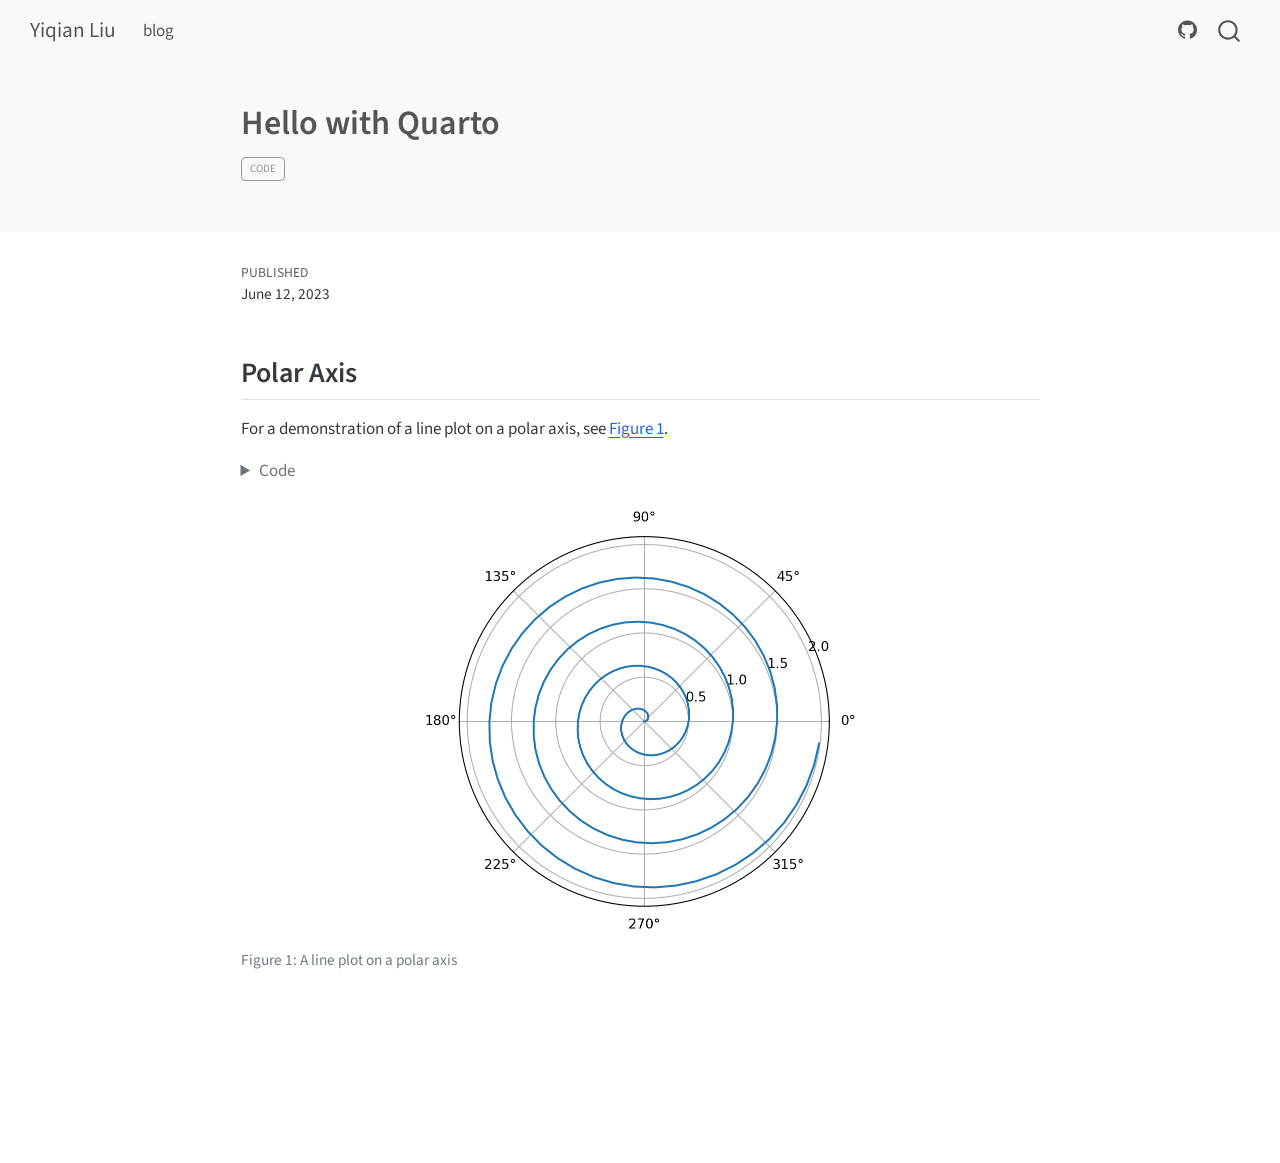
<file: posts/hello_with_quarto/index.html>
<!DOCTYPE html>
<html xmlns="http://www.w3.org/1999/xhtml" lang="en" xml:lang="en"><head>

<meta charset="utf-8">
<meta name="generator" content="quarto-1.10.18">

<meta name="viewport" content="width=device-width, initial-scale=1.0, user-scalable=yes">

<meta name="dcterms.date" content="2023-06-12">

<title>Hello with Quarto – Yiqian Liu</title>
<style>
/* Default styles provided by pandoc.
** See https://pandoc.org/MANUAL.html#variables-for-html for config info.
*/
span.smallcaps{font-variant: small-caps;}
div.columns{display: flex; gap: 1.5em;}
div.column{flex: auto;}
@media screen {
div.columns{gap: min(4vw, 1.5em);}
div.column{overflow-x: auto;}
}
div.hanging-indent{margin-left: 1.5em; text-indent: -1.5em;}
ul.task-list{list-style: none;}
ul.task-list li input[type="checkbox"] {
  width: 0.8em;
  margin: 0 0.8em 0.2em -1em; /* quarto-specific, see https://github.com/quarto-dev/quarto-cli/issues/4556 */ 
  vertical-align: middle;
}
/* CSS for syntax highlighting */
html { -webkit-text-size-adjust: 100%; }
pre > code.sourceCode { white-space: pre; position: relative; }
pre > code.sourceCode > span { display: inline-block; line-height: 1.25; }
pre > code.sourceCode > span:empty { height: 1.2em; }
.sourceCode { overflow: visible; }
code.sourceCode > span { color: inherit; text-decoration: inherit; }
div.sourceCode { margin: 1em 0; }
pre.sourceCode { margin: 0; }
@media screen {
div.sourceCode { overflow: auto; }
}
@media print {
pre > code.sourceCode { white-space: pre-wrap; }
pre > code.sourceCode > span { text-indent: -5em; padding-left: 5em; }
}
pre.numberSource code
  { counter-reset: source-line 0; }
pre.numberSource code > span
  { position: relative; left: -4em; counter-increment: source-line; }
pre.numberSource code > span > a:first-child::before
  { content: counter(source-line);
    position: relative; left: -1em; text-align: right; vertical-align: baseline;
    border: none; display: inline-block;
    -webkit-touch-callout: none; -webkit-user-select: none;
    -khtml-user-select: none; -moz-user-select: none;
    -ms-user-select: none; user-select: none;
    padding: 0 4px; width: 4em;
  }
pre.numberSource { margin-left: 3em;  padding-left: 4px; }
div.sourceCode
  {   }
@media screen {
pre > code.sourceCode > span > a:first-child::before { text-decoration: underline; }
}
</style>


<script src="../../site_libs/quarto-nav/quarto-nav.js"></script>
<script src="../../site_libs/quarto-nav/headroom.min.js"></script>
<script src="../../site_libs/clipboard/clipboard.min.js"></script>
<script src="../../site_libs/quarto-search/autocomplete.umd.js"></script>
<script src="../../site_libs/quarto-search/fuse.min.js"></script>
<script src="../../site_libs/quarto-search/quarto-search.js"></script>
<meta name="quarto:offset" content="../../">
<script src="../../site_libs/quarto-html/quarto.js" type="module"></script>
<script src="../../site_libs/quarto-html/tabsets/tabsets.js" type="module"></script>
<script src="../../site_libs/quarto-html/popper.min.js"></script>
<script src="../../site_libs/quarto-html/tippy.umd.min.js"></script>
<script src="../../site_libs/quarto-html/anchor.min.js"></script>
<link href="../../site_libs/quarto-html/tippy.css" rel="stylesheet">
<link href="../../site_libs/quarto-html/quarto-syntax-highlighting-64a204ab8560d761af7679ceaba22944.css" rel="stylesheet" id="quarto-text-highlighting-styles">
<script src="../../site_libs/bootstrap/bootstrap.min.js"></script>
<link href="../../site_libs/bootstrap/bootstrap-icons.css" rel="stylesheet">
<link href="../../site_libs/bootstrap/bootstrap-86874655f15ffe599ec52c65cbe9e317.min.css" rel="stylesheet" append-hash="true" id="quarto-bootstrap" data-mode="light">
<script id="quarto-search-options" type="application/json">{
  "location": "navbar",
  "copy-button": false,
  "collapse-after": 3,
  "panel-placement": "end",
  "type": "overlay",
  "limit": 50,
  "keyboard-shortcut": [
    "f",
    "/",
    "s"
  ],
  "show-item-context": false,
  "language": {
    "search-no-results-text": "No results",
    "search-matching-documents-text": "matching documents",
    "search-copy-link-title": "Copy link to search",
    "search-hide-matches-text": "Hide additional matches",
    "search-more-match-text": "more match in this document",
    "search-more-matches-text": "more matches in this document",
    "search-clear-button-title": "Clear",
    "search-text-placeholder": "",
    "search-detached-cancel-button-title": "Cancel",
    "search-submit-button-title": "Submit",
    "search-label": "Search"
  }
}</script>


<link rel="stylesheet" href="../../styles.css">
</head>

<body class="nav-fixed fullcontent quarto-light">

<div id="quarto-search-results"></div>
  <header id="quarto-header" class="headroom fixed-top quarto-banner">
    <nav class="navbar navbar-expand-lg " data-bs-theme="dark">
      <div class="navbar-container container-fluid">
      <div class="navbar-brand-container mx-auto">
    <a class="navbar-brand" href="../../index.html">
    <span class="navbar-title">Yiqian Liu</span>
    </a>
  </div>
            <div id="quarto-search" class="" title="Search"></div>
          <button class="navbar-toggler" type="button" data-bs-toggle="collapse" data-bs-target="#navbarCollapse" aria-controls="navbarCollapse" role="menu" aria-expanded="false" aria-label="Toggle navigation" onclick="if (window.quartoToggleHeadroom) { window.quartoToggleHeadroom(); }">
  <span class="navbar-toggler-icon"></span>
</button>
          <div class="collapse navbar-collapse" id="navbarCollapse">
            <ul class="navbar-nav navbar-nav-scroll me-auto">
  <li class="nav-item">
    <a class="nav-link" href="../../blog.html"> 
<span class="menu-text">blog</span></a>
  </li>  
</ul>
            <ul class="navbar-nav navbar-nav-scroll ms-auto">
  <li class="nav-item compact">
    <a class="nav-link" href="https://github.com/lyiqian"> <i class="bi bi-github" role="img">
</i> 
<span class="menu-text"></span></a>
  </li>  
</ul>
          </div> <!-- /navcollapse -->
            <div class="quarto-navbar-tools">
</div>
      </div> <!-- /container-fluid -->
    </nav>
</header>
<!-- content -->
<header id="title-block-header" class="quarto-title-block default page-columns page-full">
  <div class="quarto-title-banner page-columns page-full">
    <div class="quarto-title column-body">
      <h1 class="title">Hello with Quarto</h1>
                                <div class="quarto-categories">
                <div class="quarto-category">code</div>
              </div>
                  </div>
  </div>
    
  
  <div class="quarto-title-meta">

      
      <div>
      <div class="quarto-title-meta-heading">Published</div>
      <div class="quarto-title-meta-contents">
        <p class="date">June 12, 2023</p>
      </div>
    </div>
    
      
    </div>
    
  
  </header><div id="quarto-content" class="quarto-container page-columns page-rows-contents page-layout-article page-navbar">
<!-- sidebar -->
<!-- margin-sidebar -->
    
<!-- main -->
<main class="content quarto-banner-title-block" id="quarto-document-content">





<section id="polar-axis" class="level2">
<h2 class="anchored" data-anchor-id="polar-axis">Polar Axis</h2>
<p>For a demonstration of a line plot on a polar axis, see <a href="#fig-polar" class="quarto-xref">Figure&nbsp;1</a>.</p>
<div id="cell-fig-polar" class="cell" data-execution_count="1">
<details class="code-fold">
<summary>Code</summary>
<div class="code-copy-outer-scaffold"><div class="sourceCode cell-code" id="cb1"><pre class="sourceCode python code-with-copy"><code class="sourceCode python"><span id="cb1-1"><a href="#cb1-1" aria-hidden="true" tabindex="-1"></a><span class="im">import</span> numpy <span class="im">as</span> np</span>
<span id="cb1-2"><a href="#cb1-2" aria-hidden="true" tabindex="-1"></a><span class="im">import</span> matplotlib.pyplot <span class="im">as</span> plt</span>
<span id="cb1-3"><a href="#cb1-3" aria-hidden="true" tabindex="-1"></a></span>
<span id="cb1-4"><a href="#cb1-4" aria-hidden="true" tabindex="-1"></a>r <span class="op">=</span> np.arange(<span class="dv">0</span>, <span class="dv">2</span>, <span class="fl">0.01</span>)</span>
<span id="cb1-5"><a href="#cb1-5" aria-hidden="true" tabindex="-1"></a>theta <span class="op">=</span> <span class="dv">4</span> <span class="op">*</span> np.pi <span class="op">*</span> r</span>
<span id="cb1-6"><a href="#cb1-6" aria-hidden="true" tabindex="-1"></a>fig, ax <span class="op">=</span> plt.subplots(</span>
<span id="cb1-7"><a href="#cb1-7" aria-hidden="true" tabindex="-1"></a>  subplot_kw <span class="op">=</span> {<span class="st">'projection'</span>: <span class="st">'polar'</span>} </span>
<span id="cb1-8"><a href="#cb1-8" aria-hidden="true" tabindex="-1"></a>)</span>
<span id="cb1-9"><a href="#cb1-9" aria-hidden="true" tabindex="-1"></a>ax.plot(theta, r)</span>
<span id="cb1-10"><a href="#cb1-10" aria-hidden="true" tabindex="-1"></a>ax.set_rticks([<span class="fl">0.5</span>, <span class="dv">1</span>, <span class="fl">1.5</span>, <span class="dv">2</span>])</span>
<span id="cb1-11"><a href="#cb1-11" aria-hidden="true" tabindex="-1"></a>ax.grid(<span class="va">True</span>)</span>
<span id="cb1-12"><a href="#cb1-12" aria-hidden="true" tabindex="-1"></a>plt.show()</span></code></pre></div><button title="Copy to Clipboard" class="code-copy-button"><i class="bi"></i></button></div>
</details>
<div class="cell-output cell-output-display">
<div id="fig-polar" class="quarto-float quarto-figure quarto-figure-center anchored">
<figure class="quarto-float quarto-float-fig figure">
<div aria-describedby="fig-polar-caption-0ceaefa1-69ba-4598-a22c-09a6ac19f8ca">
<img src="index_files/figure-html/fig-polar-output-1.png" width="450" height="439" class="figure-img">
</div>
<figcaption class="quarto-float-caption-bottom quarto-float-caption quarto-float-fig" id="fig-polar-caption-0ceaefa1-69ba-4598-a22c-09a6ac19f8ca">
Figure&nbsp;1: A line plot on a polar axis
</figcaption>
</figure>
</div>
</div>
</div>


</section>

</main> <!-- /main -->
<script id="quarto-html-after-body" type="application/javascript">
  window.document.addEventListener("DOMContentLoaded", function (event) {
    const icon = "";
    const anchorJS = new window.AnchorJS();
    anchorJS.options = {
      placement: 'right',
      icon: icon
    };
    anchorJS.add('.anchored');
    const isCodeAnnotation = (el) => {
      for (const clz of el.classList) {
        if (clz.startsWith('code-annotation-')) {                     
          return true;
        }
      }
      return false;
    }
    const onCopySuccess = function(e) {
      // button target
      const button = e.trigger;
      // don't keep focus
      button.blur();
      // flash "checked"
      button.classList.add('code-copy-button-checked');
      var currentTitle = button.getAttribute("title");
      button.setAttribute("title", "Copied!");
      let tooltip;
      if (window.bootstrap) {
        button.setAttribute("data-bs-toggle", "tooltip");
        button.setAttribute("data-bs-placement", "left");
        button.setAttribute("data-bs-title", "Copied!");
        tooltip = new bootstrap.Tooltip(button, 
          { trigger: "manual", 
            customClass: "code-copy-button-tooltip",
            offset: [0, -8]});
        tooltip.show();    
      }
      setTimeout(function() {
        if (tooltip) {
          tooltip.hide();
          button.removeAttribute("data-bs-title");
          button.removeAttribute("data-bs-toggle");
          button.removeAttribute("data-bs-placement");
        }
        button.setAttribute("title", currentTitle);
        button.classList.remove('code-copy-button-checked');
      }, 1000);
      // clear code selection
      e.clearSelection();
    }
    const getTextToCopy = function(trigger) {
      const outerScaffold = trigger.parentElement.cloneNode(true);
      const codeEl = outerScaffold.querySelector('code');
      for (const childEl of codeEl.children) {
        if (isCodeAnnotation(childEl)) {
          childEl.remove();
        }
      }
      return codeEl.innerText;
    }
    const clipboard = new window.ClipboardJS('.code-copy-button:not([data-in-quarto-modal])', {
      text: getTextToCopy
    });
    clipboard.on('success', onCopySuccess);
    if (window.document.getElementById('quarto-embedded-source-code-modal')) {
      const clipboardModal = new window.ClipboardJS('.code-copy-button[data-in-quarto-modal]', {
        text: getTextToCopy,
        container: window.document.getElementById('quarto-embedded-source-code-modal')
      });
      clipboardModal.on('success', onCopySuccess);
    }
      var localhostRegex = new RegExp(/^(?:http|https):\/\/localhost\:?[0-9]*\//);
      var mailtoRegex = new RegExp(/^mailto:/);
        var filterRegex = new RegExp("https:\/\/lyiqian\.github\.io\/");
      var isInternal = (href) => {
          return filterRegex.test(href) || localhostRegex.test(href) || mailtoRegex.test(href);
      }
      // Inspect non-navigation links and adorn them if external
     var links = window.document.querySelectorAll('a[href]:not(.nav-link):not(.navbar-brand):not(.toc-action):not(.sidebar-link):not(.sidebar-item-toggle):not(.pagination-link):not(.no-external):not([aria-hidden]):not(.dropdown-item):not(.quarto-navigation-tool):not(.about-link)');
      for (var i=0; i<links.length; i++) {
        const link = links[i];
        if (!isInternal(link.href)) {
          // undo the damage that might have been done by quarto-nav.js in the case of
          // links that we want to consider external
          if (link.dataset.originalHref !== undefined) {
            link.href = link.dataset.originalHref;
          }
        }
      }
    function tippyHover(el, contentFn, onTriggerFn, onUntriggerFn) {
      const config = {
        allowHTML: true,
        maxWidth: 500,
        delay: 100,
        arrow: false,
        appendTo: function(el) {
            return el.parentElement;
        },
        interactive: true,
        interactiveBorder: 10,
        theme: 'quarto',
        placement: 'bottom-start',
      };
      if (contentFn) {
        config.content = contentFn;
      }
      if (onTriggerFn) {
        config.onTrigger = onTriggerFn;
      }
      if (onUntriggerFn) {
        config.onUntrigger = onUntriggerFn;
      }
      window.tippy(el, config); 
    }
    const noterefs = window.document.querySelectorAll('a[role="doc-noteref"]');
    for (var i=0; i<noterefs.length; i++) {
      const ref = noterefs[i];
      tippyHover(ref, function() {
        // use id or data attribute instead here
        let href = ref.getAttribute('data-footnote-href') || ref.getAttribute('href');
        try { href = new URL(href).hash; } catch {}
        const id = href.replace(/^#\/?/, "");
        const note = window.document.getElementById(id);
        if (note) {
          return note.innerHTML;
        } else {
          return "";
        }
      });
    }
    const xrefs = window.document.querySelectorAll('a.quarto-xref');
    const processXRef = (id, note) => {
      // Strip column container classes
      const stripColumnClz = (el) => {
        el.classList.remove("page-full", "page-columns");
        if (el.children) {
          for (const child of el.children) {
            stripColumnClz(child);
          }
        }
      }
      stripColumnClz(note)
      if (id === null || id.startsWith('sec-')) {
        // Special case sections, only their first couple elements
        const container = document.createElement("div");
        if (note.children && note.children.length > 2) {
          container.appendChild(note.children[0].cloneNode(true));
          for (let i = 1; i < note.children.length; i++) {
            const child = note.children[i];
            if (child.tagName === "P" && child.innerText === "") {
              continue;
            } else {
              container.appendChild(child.cloneNode(true));
              break;
            }
          }
          if (window.Quarto?.typesetMath) {
            window.Quarto.typesetMath(container);
          }
          return container.innerHTML
        } else {
          if (window.Quarto?.typesetMath) {
            window.Quarto.typesetMath(note);
          }
          return note.innerHTML;
        }
      } else {
        // Remove any anchor links if they are present
        const anchorLink = note.querySelector('a.anchorjs-link');
        if (anchorLink) {
          anchorLink.remove();
        }
        if (window.Quarto?.typesetMath) {
          window.Quarto.typesetMath(note);
        }
        if (note.classList.contains("callout")) {
          return note.outerHTML;
        } else {
          return note.innerHTML;
        }
      }
    }
    for (var i=0; i<xrefs.length; i++) {
      const xref = xrefs[i];
      tippyHover(xref, undefined, function(instance) {
        instance.disable();
        let url = xref.getAttribute('href');
        let hash = undefined; 
        if (url.startsWith('#')) {
          hash = url;
        } else {
          try { hash = new URL(url).hash; } catch {}
        }
        if (hash) {
          const id = hash.replace(/^#\/?/, "");
          const note = window.document.getElementById(id);
          if (note !== null) {
            try {
              const html = processXRef(id, note.cloneNode(true));
              instance.setContent(html);
            } finally {
              instance.enable();
              instance.show();
            }
          } else {
            // See if we can fetch this
            fetch(url.split('#')[0])
            .then(res => res.text())
            .then(html => {
              const parser = new DOMParser();
              const htmlDoc = parser.parseFromString(html, "text/html");
              const note = htmlDoc.getElementById(id);
              if (note !== null) {
                const html = processXRef(id, note);
                instance.setContent(html);
              } 
            }).finally(() => {
              instance.enable();
              instance.show();
            });
          }
        } else {
          // See if we can fetch a full url (with no hash to target)
          // This is a special case and we should probably do some content thinning / targeting
          fetch(url)
          .then(res => res.text())
          .then(html => {
            const parser = new DOMParser();
            const htmlDoc = parser.parseFromString(html, "text/html");
            const note = htmlDoc.querySelector('main.content');
            if (note !== null) {
              // This should only happen for chapter cross references
              // (since there is no id in the URL)
              // remove the first header
              if (note.children.length > 0 && note.children[0].tagName === "HEADER") {
                note.children[0].remove();
              }
              const html = processXRef(null, note);
              instance.setContent(html);
            } 
          }).finally(() => {
            instance.enable();
            instance.show();
          });
        }
      }, function(instance) {
      });
    }
        let selectedAnnoteEl;
        const selectorForAnnotation = ( cell, annotation) => {
          let cellAttr = 'data-code-cell="' + cell + '"';
          let lineAttr = 'data-code-annotation="' +  annotation + '"';
          const selector = 'span[' + cellAttr + '][' + lineAttr + ']';
          return selector;
        }
        const selectCodeLines = (annoteEl) => {
          const doc = window.document;
          const targetCell = annoteEl.getAttribute("data-target-cell");
          const targetAnnotation = annoteEl.getAttribute("data-target-annotation");
          const annoteSpan = window.document.querySelector(selectorForAnnotation(targetCell, targetAnnotation));
          const lines = annoteSpan.getAttribute("data-code-lines").split(",");
          const lineIds = lines.map((line) => {
            return targetCell + "-" + line;
          })
          let top = null;
          let height = null;
          let parent = null;
          if (lineIds.length > 0) {
              //compute the position of the single el (top and bottom and make a div)
              const el = window.document.getElementById(lineIds[0]);
              top = el.offsetTop;
              height = el.offsetHeight;
              parent = el.parentElement.parentElement;
            if (lineIds.length > 1) {
              const lastEl = window.document.getElementById(lineIds[lineIds.length - 1]);
              const bottom = lastEl.offsetTop + lastEl.offsetHeight;
              height = bottom - top;
            }
            if (top !== null && height !== null && parent !== null) {
              // cook up a div (if necessary) and position it 
              let div = window.document.getElementById("code-annotation-line-highlight");
              if (div === null) {
                div = window.document.createElement("div");
                div.setAttribute("id", "code-annotation-line-highlight");
                div.style.position = 'absolute';
                parent.appendChild(div);
              }
              div.style.top = top - 2 + "px";
              div.style.height = height + 4 + "px";
              div.style.left = 0;
              let gutterDiv = window.document.getElementById("code-annotation-line-highlight-gutter");
              if (gutterDiv === null) {
                gutterDiv = window.document.createElement("div");
                gutterDiv.setAttribute("id", "code-annotation-line-highlight-gutter");
                gutterDiv.style.position = 'absolute';
                const codeCell = window.document.getElementById(targetCell);
                const gutter = codeCell.querySelector('.code-annotation-gutter');
                gutter.appendChild(gutterDiv);
              }
              gutterDiv.style.top = top - 2 + "px";
              gutterDiv.style.height = height + 4 + "px";
            }
            selectedAnnoteEl = annoteEl;
          }
        };
        const unselectCodeLines = () => {
          const elementsIds = ["code-annotation-line-highlight", "code-annotation-line-highlight-gutter"];
          elementsIds.forEach((elId) => {
            const div = window.document.getElementById(elId);
            if (div) {
              div.remove();
            }
          });
          selectedAnnoteEl = undefined;
        };
          // Handle positioning of the toggle
      window.addEventListener(
        "resize",
        throttle(() => {
          elRect = undefined;
          if (selectedAnnoteEl) {
            selectCodeLines(selectedAnnoteEl);
          }
        }, 10)
      );
      function throttle(fn, ms) {
      let throttle = false;
      let timer;
        return (...args) => {
          if(!throttle) { // first call gets through
              fn.apply(this, args);
              throttle = true;
          } else { // all the others get throttled
              if(timer) clearTimeout(timer); // cancel #2
              timer = setTimeout(() => {
                fn.apply(this, args);
                timer = throttle = false;
              }, ms);
          }
        };
      }
        // Attach click handler to the DT
        const annoteDls = window.document.querySelectorAll('dt[data-target-cell]');
        for (const annoteDlNode of annoteDls) {
          annoteDlNode.addEventListener('click', (event) => {
            const clickedEl = event.target;
            if (clickedEl !== selectedAnnoteEl) {
              unselectCodeLines();
              const activeEl = window.document.querySelector('dt[data-target-cell].code-annotation-active');
              if (activeEl) {
                activeEl.classList.remove('code-annotation-active');
              }
              selectCodeLines(clickedEl);
              clickedEl.classList.add('code-annotation-active');
            } else {
              // Unselect the line
              unselectCodeLines();
              clickedEl.classList.remove('code-annotation-active');
            }
          });
        }
    const findCites = (el) => {
      const parentEl = el.parentElement;
      if (parentEl) {
        const cites = parentEl.dataset.cites;
        if (cites) {
          return {
            el,
            cites: cites.split(' ')
          };
        } else {
          return findCites(el.parentElement)
        }
      } else {
        return undefined;
      }
    };
    var bibliorefs = window.document.querySelectorAll('a[role="doc-biblioref"]');
    for (var i=0; i<bibliorefs.length; i++) {
      const ref = bibliorefs[i];
      const citeInfo = findCites(ref);
      if (citeInfo) {
        tippyHover(citeInfo.el, function() {
          var popup = window.document.createElement('div');
          citeInfo.cites.forEach(function(cite) {
            var citeDiv = window.document.createElement('div');
            citeDiv.classList.add('hanging-indent');
            citeDiv.classList.add('csl-entry');
            var biblioDiv = window.document.getElementById('ref-' + cite);
            if (biblioDiv) {
              citeDiv.innerHTML = biblioDiv.innerHTML;
            }
            popup.appendChild(citeDiv);
          });
          return popup.innerHTML;
        });
      }
    }
  });
  </script>
<input type="hidden" id="giscus-base-theme" value="light">
<input type="hidden" id="giscus-alt-theme" value="dark">
<script>
  function loadGiscus() {
    // Function to get the theme based on body class
    const getTheme = () => {
      let baseTheme = document.getElementById('giscus-base-theme').value;
      let altTheme = document.getElementById('giscus-alt-theme').value;
      return document.body.classList.contains('quarto-dark') ? altTheme : baseTheme;
    };
    const script = document.createElement("script");
    script.src = "https://giscus.app/client.js";
    script.async = true;
    script.dataset.repo = "lyiqian/lyiqian.github.io";
    script.dataset.repoId = "R_kgDOJqa-nA";
    script.dataset.category = "General";
    script.dataset.categoryId = "DIC_kwDOJqa-nM4CXwpv";
    script.dataset.mapping = "title";
    script.dataset.reactionsEnabled = "1";
    script.dataset.emitMetadata = "0";
    script.dataset.inputPosition = "top";
    script.dataset.theme = getTheme();
    script.dataset.lang = "en";
    script.crossOrigin = "anonymous";
    // Append the script to the desired div instead of at the end of the body
    document.getElementById("quarto-content").appendChild(script);
  }
  loadGiscus();
</script>
</div> <!-- /content -->




</body></html>
</file>
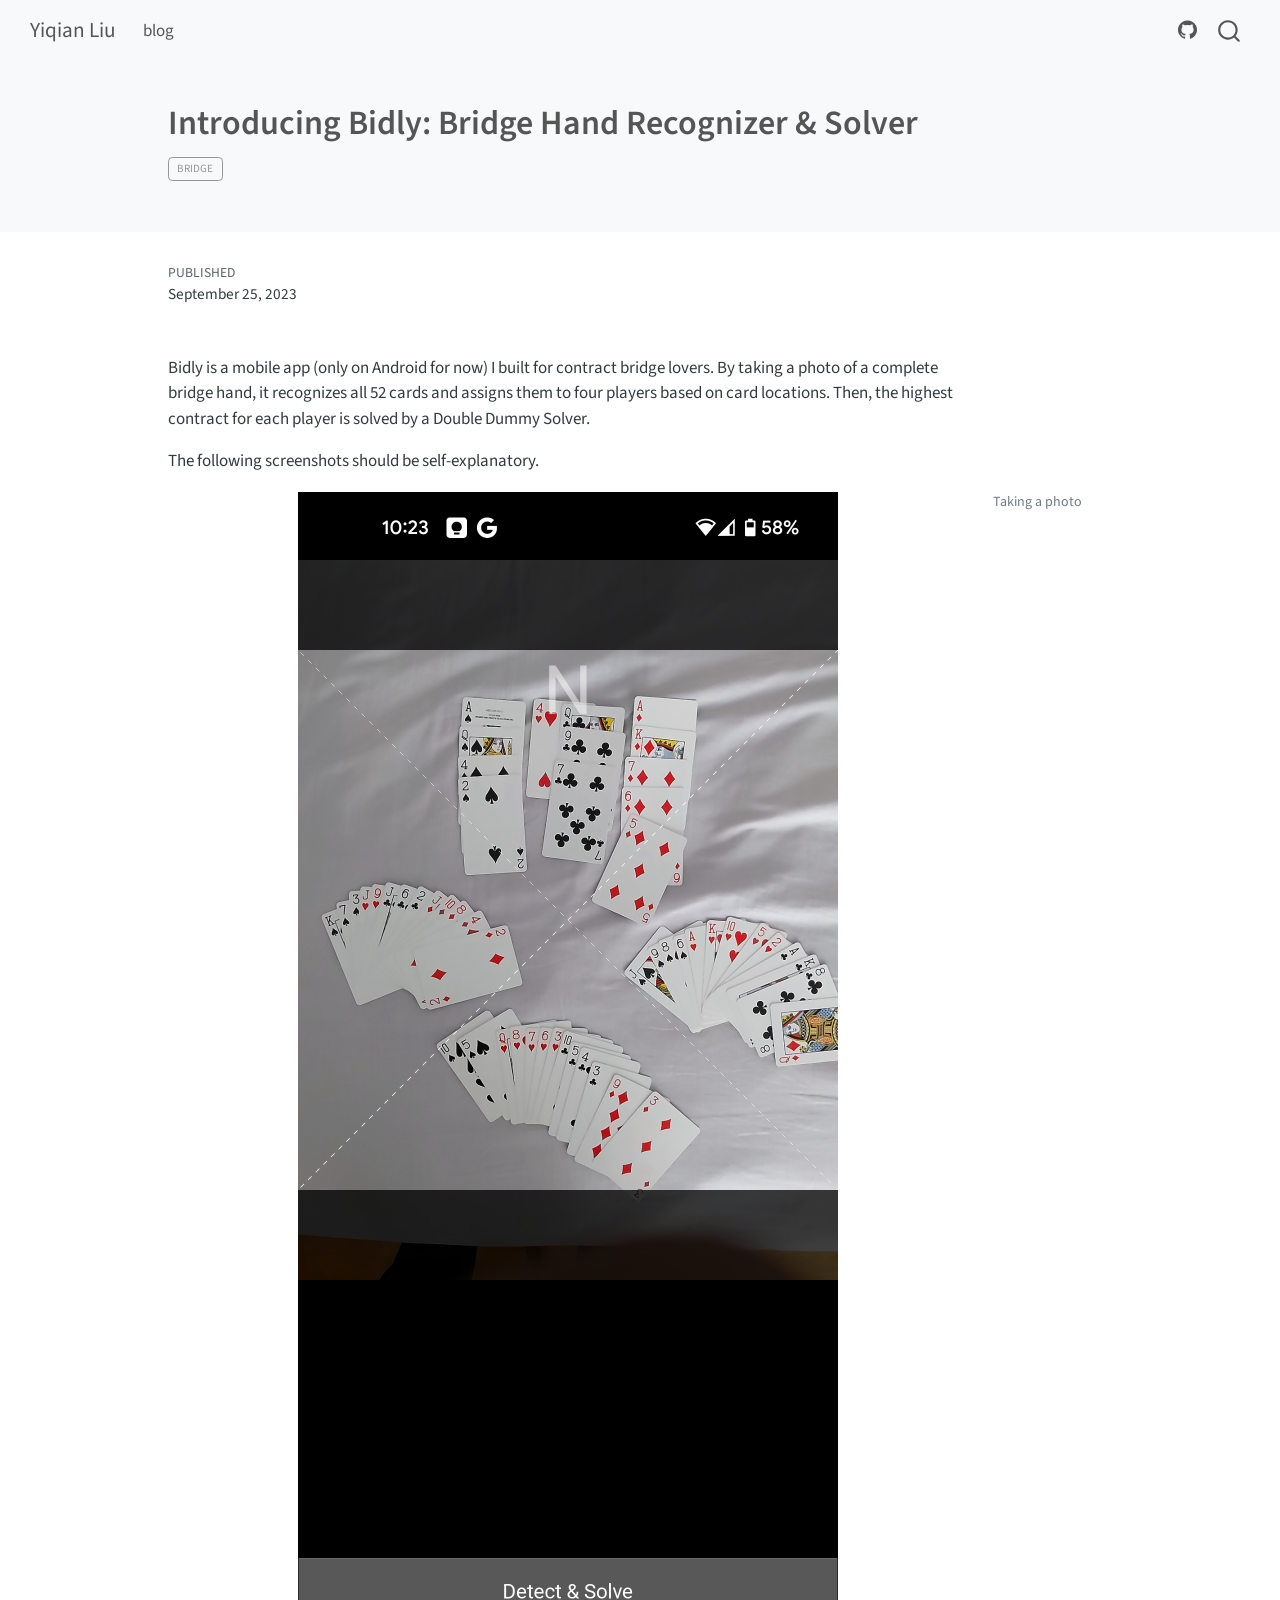
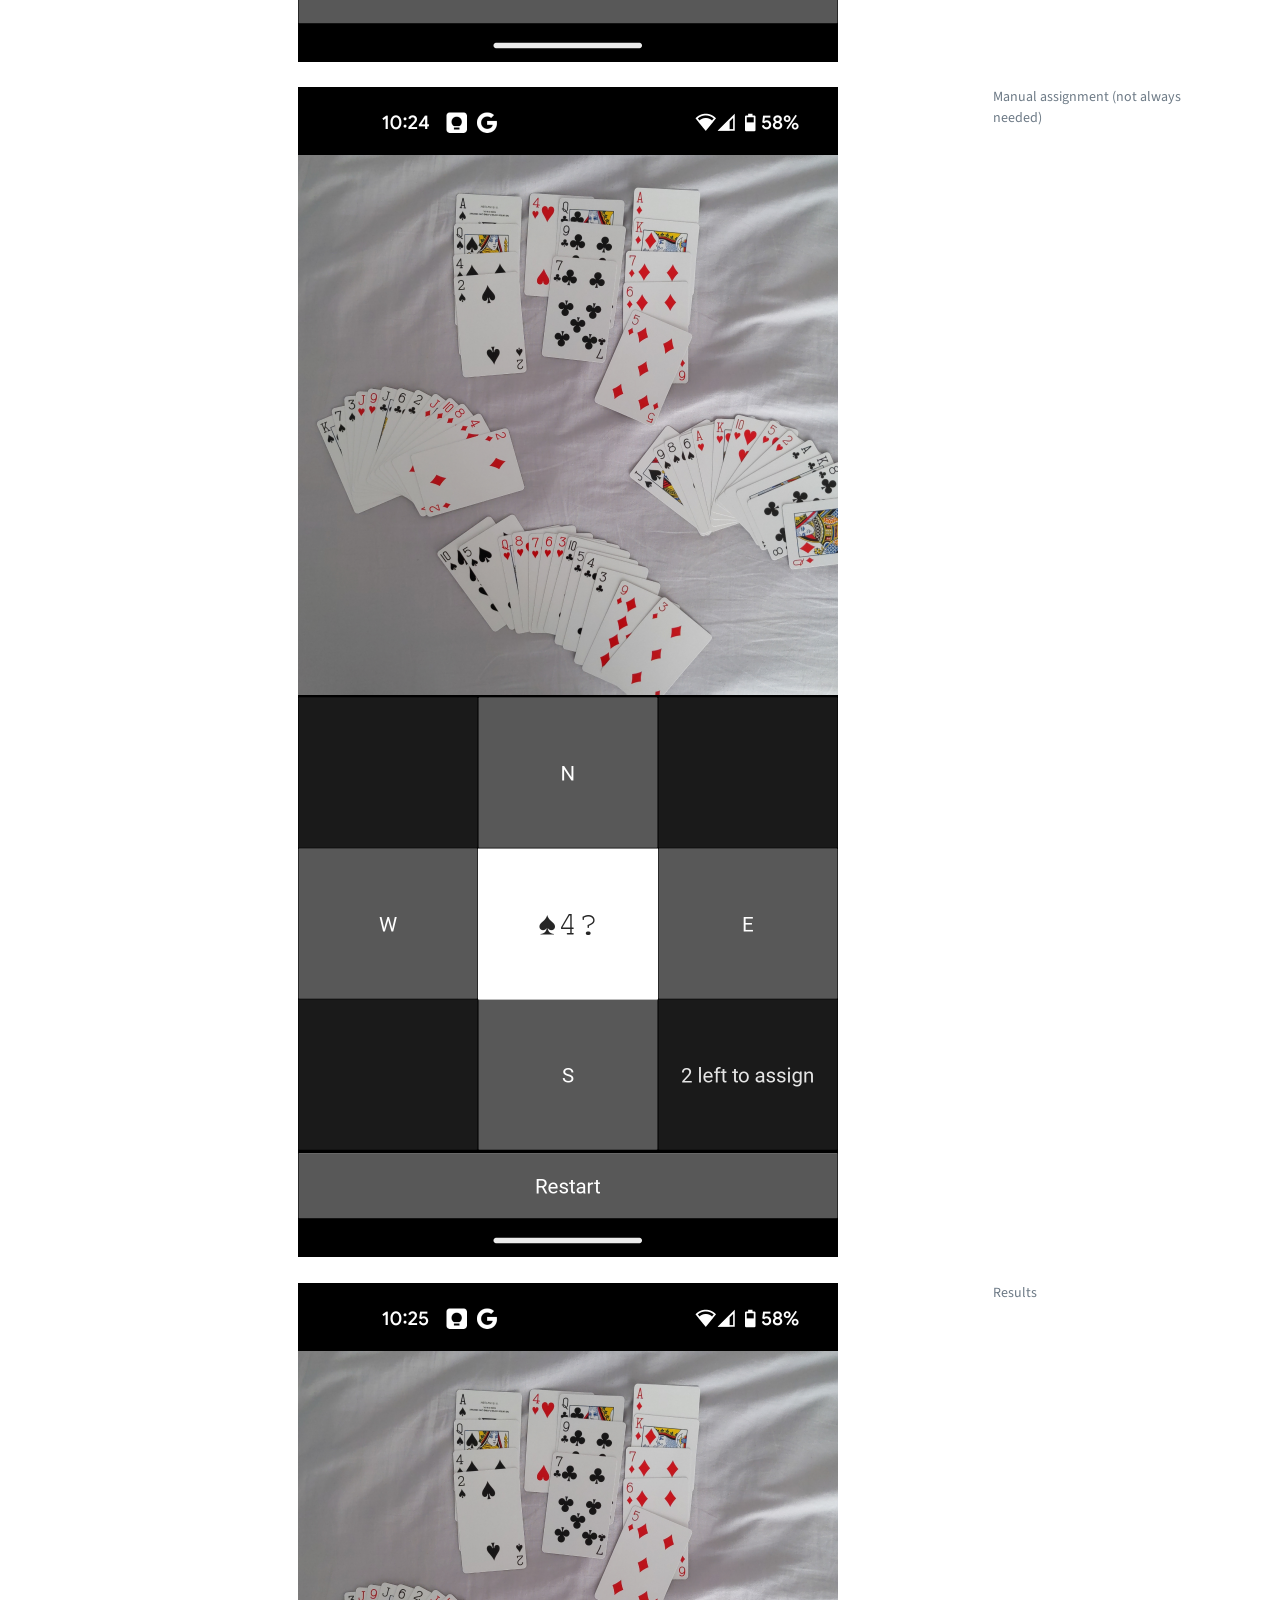
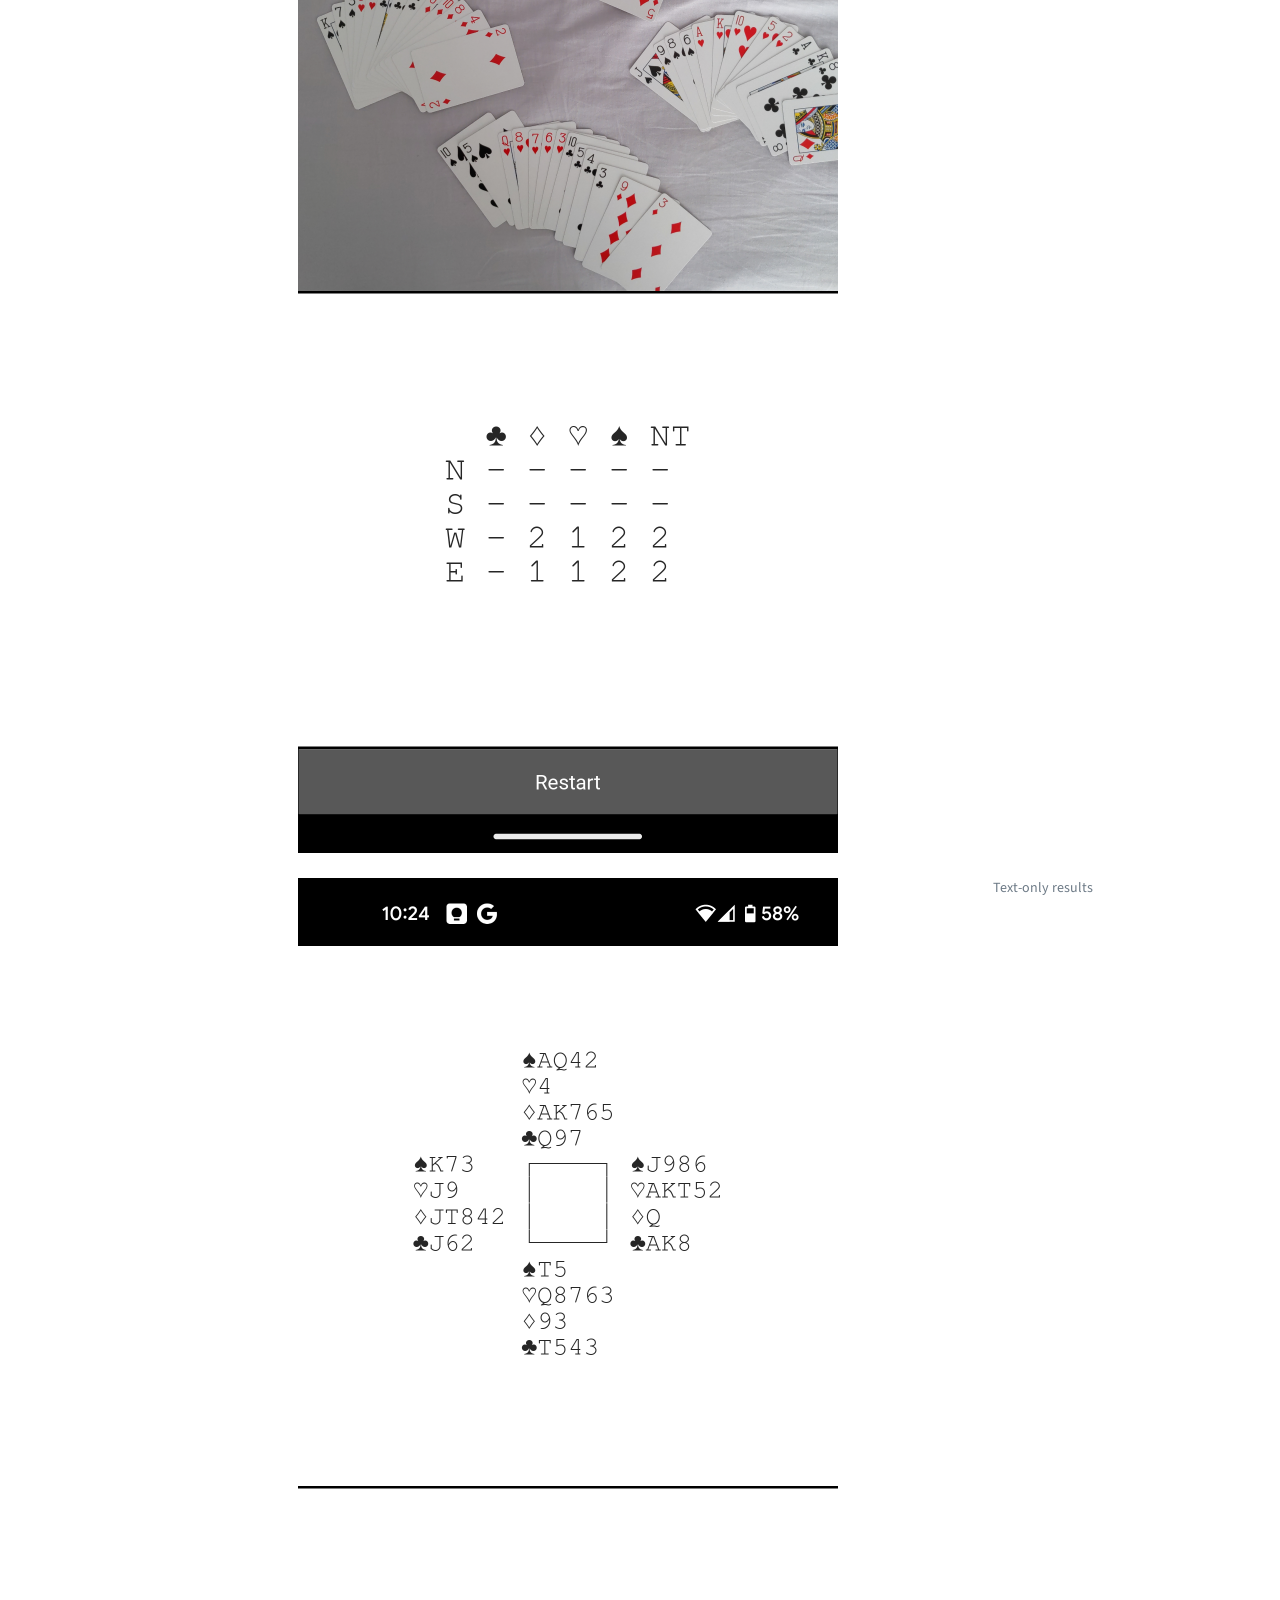
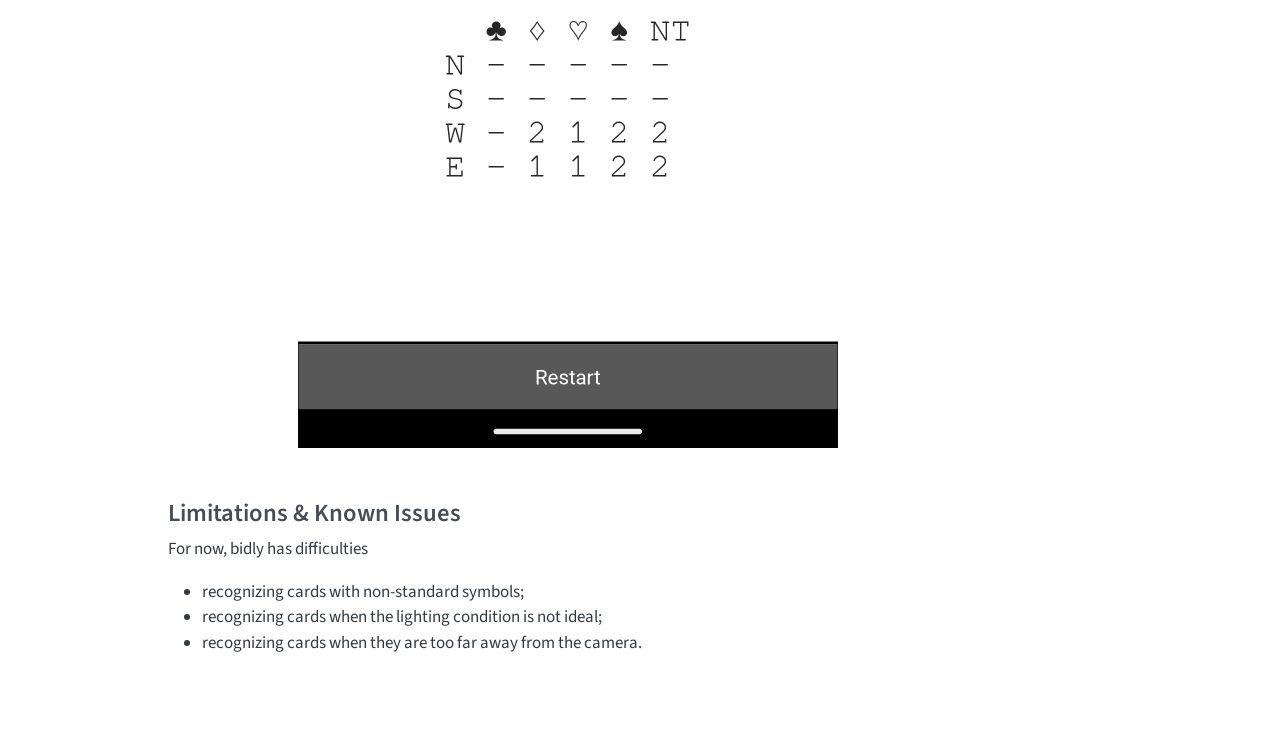
<file: posts/intro_bidly/index.html>
<!DOCTYPE html>
<html xmlns="http://www.w3.org/1999/xhtml" lang="en" xml:lang="en"><head>

<meta charset="utf-8">
<meta name="generator" content="quarto-1.10.18">

<meta name="viewport" content="width=device-width, initial-scale=1.0, user-scalable=yes">

<meta name="dcterms.date" content="2023-09-25">

<title>Introducing Bidly: Bridge Hand Recognizer &amp; Solver – Yiqian Liu</title>
<style>
/* Default styles provided by pandoc.
** See https://pandoc.org/MANUAL.html#variables-for-html for config info.
*/
span.smallcaps{font-variant: small-caps;}
div.columns{display: flex; gap: 1.5em;}
div.column{flex: auto;}
@media screen {
div.columns{gap: min(4vw, 1.5em);}
div.column{overflow-x: auto;}
}
div.hanging-indent{margin-left: 1.5em; text-indent: -1.5em;}
ul.task-list{list-style: none;}
ul.task-list li input[type="checkbox"] {
  width: 0.8em;
  margin: 0 0.8em 0.2em -1em; /* quarto-specific, see https://github.com/quarto-dev/quarto-cli/issues/4556 */ 
  vertical-align: middle;
}
</style>


<script src="../../site_libs/quarto-nav/quarto-nav.js"></script>
<script src="../../site_libs/quarto-nav/headroom.min.js"></script>
<script src="../../site_libs/clipboard/clipboard.min.js"></script>
<script src="../../site_libs/quarto-search/autocomplete.umd.js"></script>
<script src="../../site_libs/quarto-search/fuse.min.js"></script>
<script src="../../site_libs/quarto-search/quarto-search.js"></script>
<meta name="quarto:offset" content="../../">
<script src="../../site_libs/quarto-html/quarto.js" type="module"></script>
<script src="../../site_libs/quarto-html/tabsets/tabsets.js" type="module"></script>
<script src="../../site_libs/quarto-html/popper.min.js"></script>
<script src="../../site_libs/quarto-html/tippy.umd.min.js"></script>
<script src="../../site_libs/quarto-html/anchor.min.js"></script>
<link href="../../site_libs/quarto-html/tippy.css" rel="stylesheet">
<link href="../../site_libs/quarto-html/quarto-syntax-highlighting-64a204ab8560d761af7679ceaba22944.css" rel="stylesheet" id="quarto-text-highlighting-styles">
<script src="../../site_libs/bootstrap/bootstrap.min.js"></script>
<link href="../../site_libs/bootstrap/bootstrap-icons.css" rel="stylesheet">
<link href="../../site_libs/bootstrap/bootstrap-86874655f15ffe599ec52c65cbe9e317.min.css" rel="stylesheet" append-hash="true" id="quarto-bootstrap" data-mode="light">
<script id="quarto-search-options" type="application/json">{
  "location": "navbar",
  "copy-button": false,
  "collapse-after": 3,
  "panel-placement": "end",
  "type": "overlay",
  "limit": 50,
  "keyboard-shortcut": [
    "f",
    "/",
    "s"
  ],
  "show-item-context": false,
  "language": {
    "search-no-results-text": "No results",
    "search-matching-documents-text": "matching documents",
    "search-copy-link-title": "Copy link to search",
    "search-hide-matches-text": "Hide additional matches",
    "search-more-match-text": "more match in this document",
    "search-more-matches-text": "more matches in this document",
    "search-clear-button-title": "Clear",
    "search-text-placeholder": "",
    "search-detached-cancel-button-title": "Cancel",
    "search-submit-button-title": "Submit",
    "search-label": "Search"
  }
}</script>


<link rel="stylesheet" href="../../styles.css">
</head>

<body class="nav-fixed quarto-light">

<div id="quarto-search-results"></div>
  <header id="quarto-header" class="headroom fixed-top quarto-banner">
    <nav class="navbar navbar-expand-lg " data-bs-theme="dark">
      <div class="navbar-container container-fluid">
      <div class="navbar-brand-container mx-auto">
    <a class="navbar-brand" href="../../index.html">
    <span class="navbar-title">Yiqian Liu</span>
    </a>
  </div>
            <div id="quarto-search" class="" title="Search"></div>
          <button class="navbar-toggler" type="button" data-bs-toggle="collapse" data-bs-target="#navbarCollapse" aria-controls="navbarCollapse" role="menu" aria-expanded="false" aria-label="Toggle navigation" onclick="if (window.quartoToggleHeadroom) { window.quartoToggleHeadroom(); }">
  <span class="navbar-toggler-icon"></span>
</button>
          <div class="collapse navbar-collapse" id="navbarCollapse">
            <ul class="navbar-nav navbar-nav-scroll me-auto">
  <li class="nav-item">
    <a class="nav-link" href="../../blog.html"> 
<span class="menu-text">blog</span></a>
  </li>  
</ul>
            <ul class="navbar-nav navbar-nav-scroll ms-auto">
  <li class="nav-item compact">
    <a class="nav-link" href="https://github.com/lyiqian"> <i class="bi bi-github" role="img">
</i> 
<span class="menu-text"></span></a>
  </li>  
</ul>
          </div> <!-- /navcollapse -->
            <div class="quarto-navbar-tools">
</div>
      </div> <!-- /container-fluid -->
    </nav>
</header>
<!-- content -->
<header id="title-block-header" class="quarto-title-block default page-columns page-full">
  <div class="quarto-title-banner page-columns page-full">
    <div class="quarto-title column-body">
      <h1 class="title">Introducing Bidly: Bridge Hand Recognizer &amp; Solver</h1>
                                <div class="quarto-categories">
                <div class="quarto-category">bridge</div>
              </div>
                  </div>
  </div>
    
  
  <div class="quarto-title-meta">

      
      <div>
      <div class="quarto-title-meta-heading">Published</div>
      <div class="quarto-title-meta-contents">
        <p class="date">September 25, 2023</p>
      </div>
    </div>
    
      
    </div>
    
  
  </header><div id="quarto-content" class="quarto-container page-columns page-rows-contents page-layout-article page-navbar">
<!-- sidebar -->
<!-- margin-sidebar -->
    <div id="quarto-margin-sidebar" class="sidebar margin-sidebar zindex-bottom">
        
    </div>
<!-- main -->
<main class="content quarto-banner-title-block page-columns page-full" id="quarto-document-content">





<p>Bidly is a mobile app (only on Android for now) I built for contract bridge lovers. By taking a photo of a complete bridge hand, it recognizes all 52 cards and assigns them to four players based on card locations. Then, the highest contract for each player is solved by a Double Dummy Solver.</p>
<p>The following screenshots should be self-explanatory.</p>
<div class="quarto-figure quarto-figure-center page-columns page-full">
<figure class="figure page-columns page-full">
<p><img src="screen1.png" class="img-fluid figure-img"></p>
<figcaption class="margin-caption">Taking a photo</figcaption>
</figure>
</div>
<div class="quarto-figure quarto-figure-center page-columns page-full">
<figure class="figure page-columns page-full">
<p><img src="screen2.png" class="img-fluid figure-img"></p>
<figcaption class="margin-caption">Manual assignment (not always needed)</figcaption>
</figure>
</div>
<div class="quarto-figure quarto-figure-center page-columns page-full">
<figure class="figure page-columns page-full">
<p><img src="screen4.png" class="img-fluid figure-img"></p>
<figcaption class="margin-caption">Results</figcaption>
</figure>
</div>
<div class="quarto-figure quarto-figure-center page-columns page-full">
<figure class="figure page-columns page-full">
<p><img src="screen3.png" class="img-fluid figure-img"></p>
<figcaption class="margin-caption">Text-only results</figcaption>
</figure>
</div>
<section id="limitations-known-issues" class="level3">
<h3 class="anchored" data-anchor-id="limitations-known-issues">Limitations &amp; Known Issues</h3>
<p>For now, bidly has difficulties</p>
<ul>
<li>recognizing cards with non-standard symbols;</li>
<li>recognizing cards when the lighting condition is not ideal;</li>
<li>recognizing cards when they are too far away from the camera.</li>
</ul>


</section>

</main> <!-- /main -->
<script id="quarto-html-after-body" type="application/javascript">
  window.document.addEventListener("DOMContentLoaded", function (event) {
    const icon = "";
    const anchorJS = new window.AnchorJS();
    anchorJS.options = {
      placement: 'right',
      icon: icon
    };
    anchorJS.add('.anchored');
    const isCodeAnnotation = (el) => {
      for (const clz of el.classList) {
        if (clz.startsWith('code-annotation-')) {                     
          return true;
        }
      }
      return false;
    }
    const onCopySuccess = function(e) {
      // button target
      const button = e.trigger;
      // don't keep focus
      button.blur();
      // flash "checked"
      button.classList.add('code-copy-button-checked');
      var currentTitle = button.getAttribute("title");
      button.setAttribute("title", "Copied!");
      let tooltip;
      if (window.bootstrap) {
        button.setAttribute("data-bs-toggle", "tooltip");
        button.setAttribute("data-bs-placement", "left");
        button.setAttribute("data-bs-title", "Copied!");
        tooltip = new bootstrap.Tooltip(button, 
          { trigger: "manual", 
            customClass: "code-copy-button-tooltip",
            offset: [0, -8]});
        tooltip.show();    
      }
      setTimeout(function() {
        if (tooltip) {
          tooltip.hide();
          button.removeAttribute("data-bs-title");
          button.removeAttribute("data-bs-toggle");
          button.removeAttribute("data-bs-placement");
        }
        button.setAttribute("title", currentTitle);
        button.classList.remove('code-copy-button-checked');
      }, 1000);
      // clear code selection
      e.clearSelection();
    }
    const getTextToCopy = function(trigger) {
      const outerScaffold = trigger.parentElement.cloneNode(true);
      const codeEl = outerScaffold.querySelector('code');
      for (const childEl of codeEl.children) {
        if (isCodeAnnotation(childEl)) {
          childEl.remove();
        }
      }
      return codeEl.innerText;
    }
    const clipboard = new window.ClipboardJS('.code-copy-button:not([data-in-quarto-modal])', {
      text: getTextToCopy
    });
    clipboard.on('success', onCopySuccess);
    if (window.document.getElementById('quarto-embedded-source-code-modal')) {
      const clipboardModal = new window.ClipboardJS('.code-copy-button[data-in-quarto-modal]', {
        text: getTextToCopy,
        container: window.document.getElementById('quarto-embedded-source-code-modal')
      });
      clipboardModal.on('success', onCopySuccess);
    }
      var localhostRegex = new RegExp(/^(?:http|https):\/\/localhost\:?[0-9]*\//);
      var mailtoRegex = new RegExp(/^mailto:/);
        var filterRegex = new RegExp("https:\/\/lyiqian\.github\.io\/");
      var isInternal = (href) => {
          return filterRegex.test(href) || localhostRegex.test(href) || mailtoRegex.test(href);
      }
      // Inspect non-navigation links and adorn them if external
     var links = window.document.querySelectorAll('a[href]:not(.nav-link):not(.navbar-brand):not(.toc-action):not(.sidebar-link):not(.sidebar-item-toggle):not(.pagination-link):not(.no-external):not([aria-hidden]):not(.dropdown-item):not(.quarto-navigation-tool):not(.about-link)');
      for (var i=0; i<links.length; i++) {
        const link = links[i];
        if (!isInternal(link.href)) {
          // undo the damage that might have been done by quarto-nav.js in the case of
          // links that we want to consider external
          if (link.dataset.originalHref !== undefined) {
            link.href = link.dataset.originalHref;
          }
        }
      }
    function tippyHover(el, contentFn, onTriggerFn, onUntriggerFn) {
      const config = {
        allowHTML: true,
        maxWidth: 500,
        delay: 100,
        arrow: false,
        appendTo: function(el) {
            return el.parentElement;
        },
        interactive: true,
        interactiveBorder: 10,
        theme: 'quarto',
        placement: 'bottom-start',
      };
      if (contentFn) {
        config.content = contentFn;
      }
      if (onTriggerFn) {
        config.onTrigger = onTriggerFn;
      }
      if (onUntriggerFn) {
        config.onUntrigger = onUntriggerFn;
      }
      window.tippy(el, config); 
    }
    const noterefs = window.document.querySelectorAll('a[role="doc-noteref"]');
    for (var i=0; i<noterefs.length; i++) {
      const ref = noterefs[i];
      tippyHover(ref, function() {
        // use id or data attribute instead here
        let href = ref.getAttribute('data-footnote-href') || ref.getAttribute('href');
        try { href = new URL(href).hash; } catch {}
        const id = href.replace(/^#\/?/, "");
        const note = window.document.getElementById(id);
        if (note) {
          return note.innerHTML;
        } else {
          return "";
        }
      });
    }
    const xrefs = window.document.querySelectorAll('a.quarto-xref');
    const processXRef = (id, note) => {
      // Strip column container classes
      const stripColumnClz = (el) => {
        el.classList.remove("page-full", "page-columns");
        if (el.children) {
          for (const child of el.children) {
            stripColumnClz(child);
          }
        }
      }
      stripColumnClz(note)
      if (id === null || id.startsWith('sec-')) {
        // Special case sections, only their first couple elements
        const container = document.createElement("div");
        if (note.children && note.children.length > 2) {
          container.appendChild(note.children[0].cloneNode(true));
          for (let i = 1; i < note.children.length; i++) {
            const child = note.children[i];
            if (child.tagName === "P" && child.innerText === "") {
              continue;
            } else {
              container.appendChild(child.cloneNode(true));
              break;
            }
          }
          if (window.Quarto?.typesetMath) {
            window.Quarto.typesetMath(container);
          }
          return container.innerHTML
        } else {
          if (window.Quarto?.typesetMath) {
            window.Quarto.typesetMath(note);
          }
          return note.innerHTML;
        }
      } else {
        // Remove any anchor links if they are present
        const anchorLink = note.querySelector('a.anchorjs-link');
        if (anchorLink) {
          anchorLink.remove();
        }
        if (window.Quarto?.typesetMath) {
          window.Quarto.typesetMath(note);
        }
        if (note.classList.contains("callout")) {
          return note.outerHTML;
        } else {
          return note.innerHTML;
        }
      }
    }
    for (var i=0; i<xrefs.length; i++) {
      const xref = xrefs[i];
      tippyHover(xref, undefined, function(instance) {
        instance.disable();
        let url = xref.getAttribute('href');
        let hash = undefined; 
        if (url.startsWith('#')) {
          hash = url;
        } else {
          try { hash = new URL(url).hash; } catch {}
        }
        if (hash) {
          const id = hash.replace(/^#\/?/, "");
          const note = window.document.getElementById(id);
          if (note !== null) {
            try {
              const html = processXRef(id, note.cloneNode(true));
              instance.setContent(html);
            } finally {
              instance.enable();
              instance.show();
            }
          } else {
            // See if we can fetch this
            fetch(url.split('#')[0])
            .then(res => res.text())
            .then(html => {
              const parser = new DOMParser();
              const htmlDoc = parser.parseFromString(html, "text/html");
              const note = htmlDoc.getElementById(id);
              if (note !== null) {
                const html = processXRef(id, note);
                instance.setContent(html);
              } 
            }).finally(() => {
              instance.enable();
              instance.show();
            });
          }
        } else {
          // See if we can fetch a full url (with no hash to target)
          // This is a special case and we should probably do some content thinning / targeting
          fetch(url)
          .then(res => res.text())
          .then(html => {
            const parser = new DOMParser();
            const htmlDoc = parser.parseFromString(html, "text/html");
            const note = htmlDoc.querySelector('main.content');
            if (note !== null) {
              // This should only happen for chapter cross references
              // (since there is no id in the URL)
              // remove the first header
              if (note.children.length > 0 && note.children[0].tagName === "HEADER") {
                note.children[0].remove();
              }
              const html = processXRef(null, note);
              instance.setContent(html);
            } 
          }).finally(() => {
            instance.enable();
            instance.show();
          });
        }
      }, function(instance) {
      });
    }
        let selectedAnnoteEl;
        const selectorForAnnotation = ( cell, annotation) => {
          let cellAttr = 'data-code-cell="' + cell + '"';
          let lineAttr = 'data-code-annotation="' +  annotation + '"';
          const selector = 'span[' + cellAttr + '][' + lineAttr + ']';
          return selector;
        }
        const selectCodeLines = (annoteEl) => {
          const doc = window.document;
          const targetCell = annoteEl.getAttribute("data-target-cell");
          const targetAnnotation = annoteEl.getAttribute("data-target-annotation");
          const annoteSpan = window.document.querySelector(selectorForAnnotation(targetCell, targetAnnotation));
          const lines = annoteSpan.getAttribute("data-code-lines").split(",");
          const lineIds = lines.map((line) => {
            return targetCell + "-" + line;
          })
          let top = null;
          let height = null;
          let parent = null;
          if (lineIds.length > 0) {
              //compute the position of the single el (top and bottom and make a div)
              const el = window.document.getElementById(lineIds[0]);
              top = el.offsetTop;
              height = el.offsetHeight;
              parent = el.parentElement.parentElement;
            if (lineIds.length > 1) {
              const lastEl = window.document.getElementById(lineIds[lineIds.length - 1]);
              const bottom = lastEl.offsetTop + lastEl.offsetHeight;
              height = bottom - top;
            }
            if (top !== null && height !== null && parent !== null) {
              // cook up a div (if necessary) and position it 
              let div = window.document.getElementById("code-annotation-line-highlight");
              if (div === null) {
                div = window.document.createElement("div");
                div.setAttribute("id", "code-annotation-line-highlight");
                div.style.position = 'absolute';
                parent.appendChild(div);
              }
              div.style.top = top - 2 + "px";
              div.style.height = height + 4 + "px";
              div.style.left = 0;
              let gutterDiv = window.document.getElementById("code-annotation-line-highlight-gutter");
              if (gutterDiv === null) {
                gutterDiv = window.document.createElement("div");
                gutterDiv.setAttribute("id", "code-annotation-line-highlight-gutter");
                gutterDiv.style.position = 'absolute';
                const codeCell = window.document.getElementById(targetCell);
                const gutter = codeCell.querySelector('.code-annotation-gutter');
                gutter.appendChild(gutterDiv);
              }
              gutterDiv.style.top = top - 2 + "px";
              gutterDiv.style.height = height + 4 + "px";
            }
            selectedAnnoteEl = annoteEl;
          }
        };
        const unselectCodeLines = () => {
          const elementsIds = ["code-annotation-line-highlight", "code-annotation-line-highlight-gutter"];
          elementsIds.forEach((elId) => {
            const div = window.document.getElementById(elId);
            if (div) {
              div.remove();
            }
          });
          selectedAnnoteEl = undefined;
        };
          // Handle positioning of the toggle
      window.addEventListener(
        "resize",
        throttle(() => {
          elRect = undefined;
          if (selectedAnnoteEl) {
            selectCodeLines(selectedAnnoteEl);
          }
        }, 10)
      );
      function throttle(fn, ms) {
      let throttle = false;
      let timer;
        return (...args) => {
          if(!throttle) { // first call gets through
              fn.apply(this, args);
              throttle = true;
          } else { // all the others get throttled
              if(timer) clearTimeout(timer); // cancel #2
              timer = setTimeout(() => {
                fn.apply(this, args);
                timer = throttle = false;
              }, ms);
          }
        };
      }
        // Attach click handler to the DT
        const annoteDls = window.document.querySelectorAll('dt[data-target-cell]');
        for (const annoteDlNode of annoteDls) {
          annoteDlNode.addEventListener('click', (event) => {
            const clickedEl = event.target;
            if (clickedEl !== selectedAnnoteEl) {
              unselectCodeLines();
              const activeEl = window.document.querySelector('dt[data-target-cell].code-annotation-active');
              if (activeEl) {
                activeEl.classList.remove('code-annotation-active');
              }
              selectCodeLines(clickedEl);
              clickedEl.classList.add('code-annotation-active');
            } else {
              // Unselect the line
              unselectCodeLines();
              clickedEl.classList.remove('code-annotation-active');
            }
          });
        }
    const findCites = (el) => {
      const parentEl = el.parentElement;
      if (parentEl) {
        const cites = parentEl.dataset.cites;
        if (cites) {
          return {
            el,
            cites: cites.split(' ')
          };
        } else {
          return findCites(el.parentElement)
        }
      } else {
        return undefined;
      }
    };
    var bibliorefs = window.document.querySelectorAll('a[role="doc-biblioref"]');
    for (var i=0; i<bibliorefs.length; i++) {
      const ref = bibliorefs[i];
      const citeInfo = findCites(ref);
      if (citeInfo) {
        tippyHover(citeInfo.el, function() {
          var popup = window.document.createElement('div');
          citeInfo.cites.forEach(function(cite) {
            var citeDiv = window.document.createElement('div');
            citeDiv.classList.add('hanging-indent');
            citeDiv.classList.add('csl-entry');
            var biblioDiv = window.document.getElementById('ref-' + cite);
            if (biblioDiv) {
              citeDiv.innerHTML = biblioDiv.innerHTML;
            }
            popup.appendChild(citeDiv);
          });
          return popup.innerHTML;
        });
      }
    }
  });
  </script>
<input type="hidden" id="giscus-base-theme" value="light">
<input type="hidden" id="giscus-alt-theme" value="dark">
<script>
  function loadGiscus() {
    // Function to get the theme based on body class
    const getTheme = () => {
      let baseTheme = document.getElementById('giscus-base-theme').value;
      let altTheme = document.getElementById('giscus-alt-theme').value;
      return document.body.classList.contains('quarto-dark') ? altTheme : baseTheme;
    };
    const script = document.createElement("script");
    script.src = "https://giscus.app/client.js";
    script.async = true;
    script.dataset.repo = "lyiqian/lyiqian.github.io";
    script.dataset.repoId = "R_kgDOJqa-nA";
    script.dataset.category = "General";
    script.dataset.categoryId = "DIC_kwDOJqa-nM4CXwpv";
    script.dataset.mapping = "title";
    script.dataset.reactionsEnabled = "1";
    script.dataset.emitMetadata = "0";
    script.dataset.inputPosition = "top";
    script.dataset.theme = getTheme();
    script.dataset.lang = "en";
    script.crossOrigin = "anonymous";
    // Append the script to the desired div instead of at the end of the body
    document.getElementById("quarto-content").appendChild(script);
  }
  loadGiscus();
</script>
</div> <!-- /content -->




</body></html>
</file>
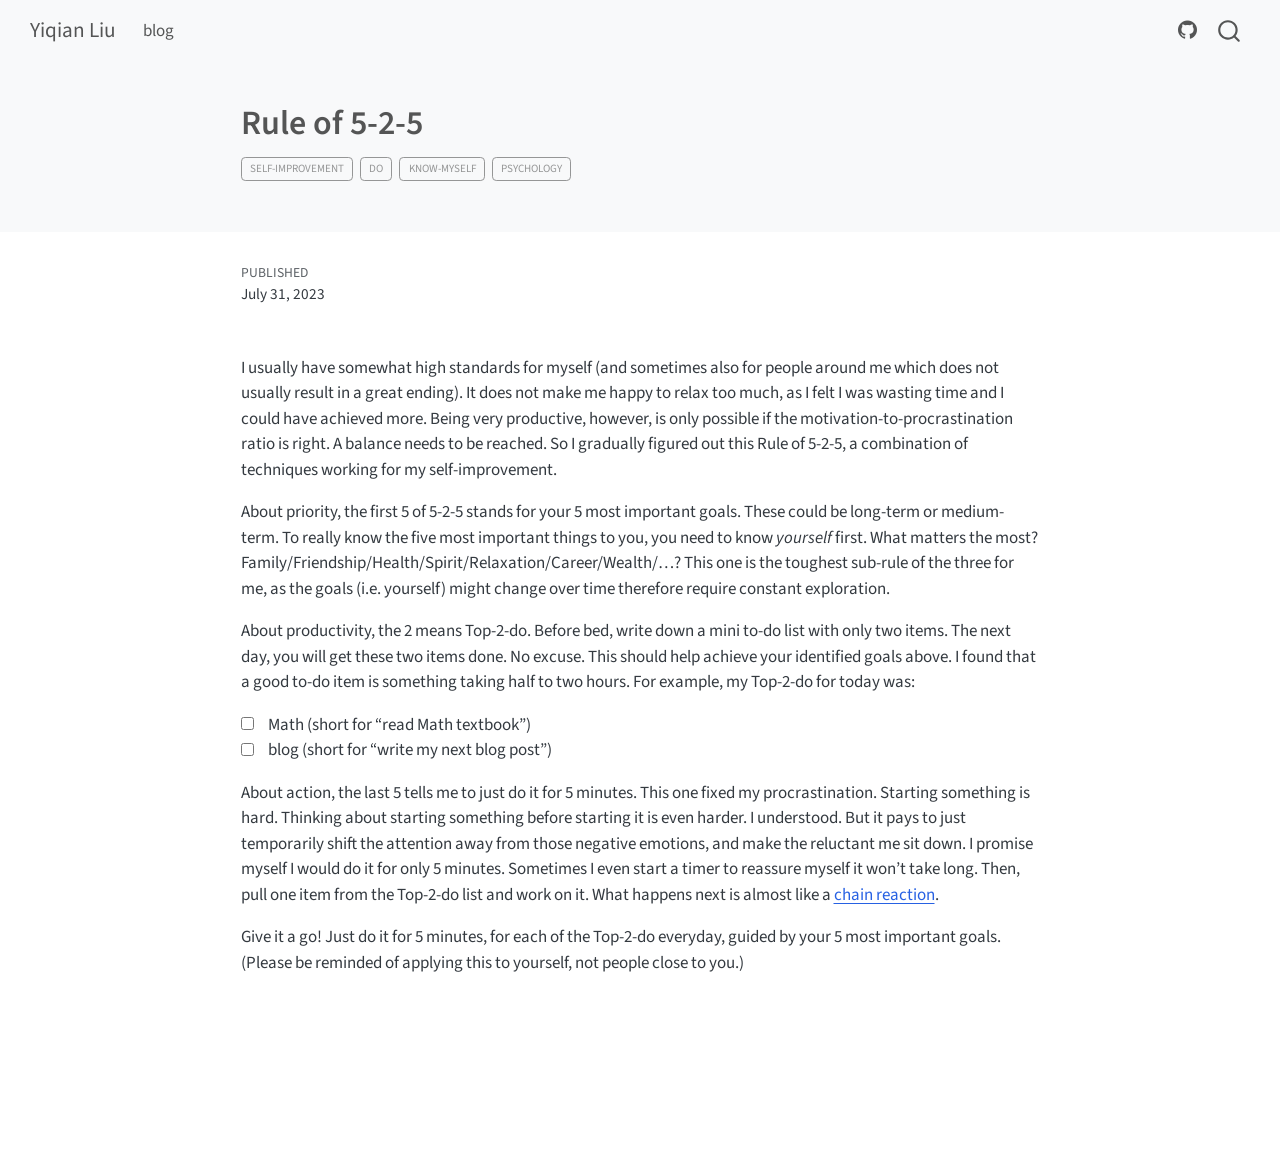
<file: posts/rule525/index.html>
<!DOCTYPE html>
<html xmlns="http://www.w3.org/1999/xhtml" lang="en" xml:lang="en"><head>

<meta charset="utf-8">
<meta name="generator" content="quarto-1.10.18">

<meta name="viewport" content="width=device-width, initial-scale=1.0, user-scalable=yes">

<meta name="dcterms.date" content="2023-07-31">

<title>Rule of 5-2-5 – Yiqian Liu</title>
<style>
/* Default styles provided by pandoc.
** See https://pandoc.org/MANUAL.html#variables-for-html for config info.
*/
span.smallcaps{font-variant: small-caps;}
div.columns{display: flex; gap: 1.5em;}
div.column{flex: auto;}
@media screen {
div.columns{gap: min(4vw, 1.5em);}
div.column{overflow-x: auto;}
}
div.hanging-indent{margin-left: 1.5em; text-indent: -1.5em;}
ul.task-list{list-style: none;}
ul.task-list li input[type="checkbox"] {
  width: 0.8em;
  margin: 0 0.8em 0.2em -1em; /* quarto-specific, see https://github.com/quarto-dev/quarto-cli/issues/4556 */ 
  vertical-align: middle;
}
</style>


<script src="../../site_libs/quarto-nav/quarto-nav.js"></script>
<script src="../../site_libs/quarto-nav/headroom.min.js"></script>
<script src="../../site_libs/clipboard/clipboard.min.js"></script>
<script src="../../site_libs/quarto-search/autocomplete.umd.js"></script>
<script src="../../site_libs/quarto-search/fuse.min.js"></script>
<script src="../../site_libs/quarto-search/quarto-search.js"></script>
<meta name="quarto:offset" content="../../">
<script src="../../site_libs/quarto-html/quarto.js" type="module"></script>
<script src="../../site_libs/quarto-html/tabsets/tabsets.js" type="module"></script>
<script src="../../site_libs/quarto-html/popper.min.js"></script>
<script src="../../site_libs/quarto-html/tippy.umd.min.js"></script>
<script src="../../site_libs/quarto-html/anchor.min.js"></script>
<link href="../../site_libs/quarto-html/tippy.css" rel="stylesheet">
<link href="../../site_libs/quarto-html/quarto-syntax-highlighting-64a204ab8560d761af7679ceaba22944.css" rel="stylesheet" id="quarto-text-highlighting-styles">
<script src="../../site_libs/bootstrap/bootstrap.min.js"></script>
<link href="../../site_libs/bootstrap/bootstrap-icons.css" rel="stylesheet">
<link href="../../site_libs/bootstrap/bootstrap-86874655f15ffe599ec52c65cbe9e317.min.css" rel="stylesheet" append-hash="true" id="quarto-bootstrap" data-mode="light">
<script id="quarto-search-options" type="application/json">{
  "location": "navbar",
  "copy-button": false,
  "collapse-after": 3,
  "panel-placement": "end",
  "type": "overlay",
  "limit": 50,
  "keyboard-shortcut": [
    "f",
    "/",
    "s"
  ],
  "show-item-context": false,
  "language": {
    "search-no-results-text": "No results",
    "search-matching-documents-text": "matching documents",
    "search-copy-link-title": "Copy link to search",
    "search-hide-matches-text": "Hide additional matches",
    "search-more-match-text": "more match in this document",
    "search-more-matches-text": "more matches in this document",
    "search-clear-button-title": "Clear",
    "search-text-placeholder": "",
    "search-detached-cancel-button-title": "Cancel",
    "search-submit-button-title": "Submit",
    "search-label": "Search"
  }
}</script>


<link rel="stylesheet" href="../../styles.css">
</head>

<body class="nav-fixed fullcontent quarto-light">

<div id="quarto-search-results"></div>
  <header id="quarto-header" class="headroom fixed-top quarto-banner">
    <nav class="navbar navbar-expand-lg " data-bs-theme="dark">
      <div class="navbar-container container-fluid">
      <div class="navbar-brand-container mx-auto">
    <a class="navbar-brand" href="../../index.html">
    <span class="navbar-title">Yiqian Liu</span>
    </a>
  </div>
            <div id="quarto-search" class="" title="Search"></div>
          <button class="navbar-toggler" type="button" data-bs-toggle="collapse" data-bs-target="#navbarCollapse" aria-controls="navbarCollapse" role="menu" aria-expanded="false" aria-label="Toggle navigation" onclick="if (window.quartoToggleHeadroom) { window.quartoToggleHeadroom(); }">
  <span class="navbar-toggler-icon"></span>
</button>
          <div class="collapse navbar-collapse" id="navbarCollapse">
            <ul class="navbar-nav navbar-nav-scroll me-auto">
  <li class="nav-item">
    <a class="nav-link" href="../../blog.html"> 
<span class="menu-text">blog</span></a>
  </li>  
</ul>
            <ul class="navbar-nav navbar-nav-scroll ms-auto">
  <li class="nav-item compact">
    <a class="nav-link" href="https://github.com/lyiqian"> <i class="bi bi-github" role="img">
</i> 
<span class="menu-text"></span></a>
  </li>  
</ul>
          </div> <!-- /navcollapse -->
            <div class="quarto-navbar-tools">
</div>
      </div> <!-- /container-fluid -->
    </nav>
</header>
<!-- content -->
<header id="title-block-header" class="quarto-title-block default page-columns page-full">
  <div class="quarto-title-banner page-columns page-full">
    <div class="quarto-title column-body">
      <h1 class="title">Rule of 5-2-5</h1>
                                <div class="quarto-categories">
                <div class="quarto-category">self-improvement</div>
                <div class="quarto-category">do</div>
                <div class="quarto-category">know-myself</div>
                <div class="quarto-category">psychology</div>
              </div>
                  </div>
  </div>
    
  
  <div class="quarto-title-meta">

      
      <div>
      <div class="quarto-title-meta-heading">Published</div>
      <div class="quarto-title-meta-contents">
        <p class="date">July 31, 2023</p>
      </div>
    </div>
    
      
    </div>
    
  
  </header><div id="quarto-content" class="quarto-container page-columns page-rows-contents page-layout-article page-navbar">
<!-- sidebar -->
<!-- margin-sidebar -->
    
<!-- main -->
<main class="content quarto-banner-title-block" id="quarto-document-content">





<p>I usually have somewhat high standards for myself (and sometimes also for people around me which does not usually result in a great ending). It does not make me happy to relax too much, as I felt I was wasting time and I could have achieved more. Being very productive, however, is only possible if the motivation-to-procrastination ratio is right. A balance needs to be reached. So I gradually figured out this Rule of 5-2-5, a combination of techniques working for my self-improvement.</p>
<p>About priority, the first 5 of 5-2-5 stands for your 5 most important goals. These could be long-term or medium-term. To really know the five most important things to you, you need to know <em>yourself</em> first. What matters the most? Family/Friendship/Health/Spirit/Relaxation/Career/Wealth/…? This one is the toughest sub-rule of the three for me, as the goals (i.e.&nbsp;yourself) might change over time therefore require constant exploration.</p>
<p>About productivity, the 2 means Top-2-do. Before bed, write down a mini to-do list with only two items. The next day, you will get these two items done. No excuse. This should help achieve your identified goals above. I found that a good to-do item is something taking half to two hours. For example, my Top-2-do for today was:</p>
<ul class="task-list">
<li><label><input type="checkbox">Math (short for “read Math textbook”)</label></li>
<li><label><input type="checkbox">blog (short for “write my next blog post”)</label></li>
</ul>
<p>About action, the last 5 tells me to just do it for 5 minutes. This one fixed my procrastination. Starting something is hard. Thinking about starting something before starting it is even harder. I understood. But it pays to just temporarily shift the attention away from those negative emotions, and make the reluctant me sit down. I promise myself I would do it for only 5 minutes. Sometimes I even start a timer to reassure myself it won’t take long. Then, pull one item from the Top-2-do list and work on it. What happens next is almost like a <a href="https://en.wikipedia.org/wiki/Nuclear_chain_reaction">chain reaction</a>.</p>
<p>Give it a go! Just do it for 5 minutes, for each of the Top-2-do everyday, guided by your 5 most important goals. (Please be reminded of applying this to yourself, not people close to you.)</p>



</main> <!-- /main -->
<script id="quarto-html-after-body" type="application/javascript">
  window.document.addEventListener("DOMContentLoaded", function (event) {
    const icon = "";
    const anchorJS = new window.AnchorJS();
    anchorJS.options = {
      placement: 'right',
      icon: icon
    };
    anchorJS.add('.anchored');
    const isCodeAnnotation = (el) => {
      for (const clz of el.classList) {
        if (clz.startsWith('code-annotation-')) {                     
          return true;
        }
      }
      return false;
    }
    const onCopySuccess = function(e) {
      // button target
      const button = e.trigger;
      // don't keep focus
      button.blur();
      // flash "checked"
      button.classList.add('code-copy-button-checked');
      var currentTitle = button.getAttribute("title");
      button.setAttribute("title", "Copied!");
      let tooltip;
      if (window.bootstrap) {
        button.setAttribute("data-bs-toggle", "tooltip");
        button.setAttribute("data-bs-placement", "left");
        button.setAttribute("data-bs-title", "Copied!");
        tooltip = new bootstrap.Tooltip(button, 
          { trigger: "manual", 
            customClass: "code-copy-button-tooltip",
            offset: [0, -8]});
        tooltip.show();    
      }
      setTimeout(function() {
        if (tooltip) {
          tooltip.hide();
          button.removeAttribute("data-bs-title");
          button.removeAttribute("data-bs-toggle");
          button.removeAttribute("data-bs-placement");
        }
        button.setAttribute("title", currentTitle);
        button.classList.remove('code-copy-button-checked');
      }, 1000);
      // clear code selection
      e.clearSelection();
    }
    const getTextToCopy = function(trigger) {
      const outerScaffold = trigger.parentElement.cloneNode(true);
      const codeEl = outerScaffold.querySelector('code');
      for (const childEl of codeEl.children) {
        if (isCodeAnnotation(childEl)) {
          childEl.remove();
        }
      }
      return codeEl.innerText;
    }
    const clipboard = new window.ClipboardJS('.code-copy-button:not([data-in-quarto-modal])', {
      text: getTextToCopy
    });
    clipboard.on('success', onCopySuccess);
    if (window.document.getElementById('quarto-embedded-source-code-modal')) {
      const clipboardModal = new window.ClipboardJS('.code-copy-button[data-in-quarto-modal]', {
        text: getTextToCopy,
        container: window.document.getElementById('quarto-embedded-source-code-modal')
      });
      clipboardModal.on('success', onCopySuccess);
    }
      var localhostRegex = new RegExp(/^(?:http|https):\/\/localhost\:?[0-9]*\//);
      var mailtoRegex = new RegExp(/^mailto:/);
        var filterRegex = new RegExp("https:\/\/lyiqian\.github\.io\/");
      var isInternal = (href) => {
          return filterRegex.test(href) || localhostRegex.test(href) || mailtoRegex.test(href);
      }
      // Inspect non-navigation links and adorn them if external
     var links = window.document.querySelectorAll('a[href]:not(.nav-link):not(.navbar-brand):not(.toc-action):not(.sidebar-link):not(.sidebar-item-toggle):not(.pagination-link):not(.no-external):not([aria-hidden]):not(.dropdown-item):not(.quarto-navigation-tool):not(.about-link)');
      for (var i=0; i<links.length; i++) {
        const link = links[i];
        if (!isInternal(link.href)) {
          // undo the damage that might have been done by quarto-nav.js in the case of
          // links that we want to consider external
          if (link.dataset.originalHref !== undefined) {
            link.href = link.dataset.originalHref;
          }
        }
      }
    function tippyHover(el, contentFn, onTriggerFn, onUntriggerFn) {
      const config = {
        allowHTML: true,
        maxWidth: 500,
        delay: 100,
        arrow: false,
        appendTo: function(el) {
            return el.parentElement;
        },
        interactive: true,
        interactiveBorder: 10,
        theme: 'quarto',
        placement: 'bottom-start',
      };
      if (contentFn) {
        config.content = contentFn;
      }
      if (onTriggerFn) {
        config.onTrigger = onTriggerFn;
      }
      if (onUntriggerFn) {
        config.onUntrigger = onUntriggerFn;
      }
      window.tippy(el, config); 
    }
    const noterefs = window.document.querySelectorAll('a[role="doc-noteref"]');
    for (var i=0; i<noterefs.length; i++) {
      const ref = noterefs[i];
      tippyHover(ref, function() {
        // use id or data attribute instead here
        let href = ref.getAttribute('data-footnote-href') || ref.getAttribute('href');
        try { href = new URL(href).hash; } catch {}
        const id = href.replace(/^#\/?/, "");
        const note = window.document.getElementById(id);
        if (note) {
          return note.innerHTML;
        } else {
          return "";
        }
      });
    }
    const xrefs = window.document.querySelectorAll('a.quarto-xref');
    const processXRef = (id, note) => {
      // Strip column container classes
      const stripColumnClz = (el) => {
        el.classList.remove("page-full", "page-columns");
        if (el.children) {
          for (const child of el.children) {
            stripColumnClz(child);
          }
        }
      }
      stripColumnClz(note)
      if (id === null || id.startsWith('sec-')) {
        // Special case sections, only their first couple elements
        const container = document.createElement("div");
        if (note.children && note.children.length > 2) {
          container.appendChild(note.children[0].cloneNode(true));
          for (let i = 1; i < note.children.length; i++) {
            const child = note.children[i];
            if (child.tagName === "P" && child.innerText === "") {
              continue;
            } else {
              container.appendChild(child.cloneNode(true));
              break;
            }
          }
          if (window.Quarto?.typesetMath) {
            window.Quarto.typesetMath(container);
          }
          return container.innerHTML
        } else {
          if (window.Quarto?.typesetMath) {
            window.Quarto.typesetMath(note);
          }
          return note.innerHTML;
        }
      } else {
        // Remove any anchor links if they are present
        const anchorLink = note.querySelector('a.anchorjs-link');
        if (anchorLink) {
          anchorLink.remove();
        }
        if (window.Quarto?.typesetMath) {
          window.Quarto.typesetMath(note);
        }
        if (note.classList.contains("callout")) {
          return note.outerHTML;
        } else {
          return note.innerHTML;
        }
      }
    }
    for (var i=0; i<xrefs.length; i++) {
      const xref = xrefs[i];
      tippyHover(xref, undefined, function(instance) {
        instance.disable();
        let url = xref.getAttribute('href');
        let hash = undefined; 
        if (url.startsWith('#')) {
          hash = url;
        } else {
          try { hash = new URL(url).hash; } catch {}
        }
        if (hash) {
          const id = hash.replace(/^#\/?/, "");
          const note = window.document.getElementById(id);
          if (note !== null) {
            try {
              const html = processXRef(id, note.cloneNode(true));
              instance.setContent(html);
            } finally {
              instance.enable();
              instance.show();
            }
          } else {
            // See if we can fetch this
            fetch(url.split('#')[0])
            .then(res => res.text())
            .then(html => {
              const parser = new DOMParser();
              const htmlDoc = parser.parseFromString(html, "text/html");
              const note = htmlDoc.getElementById(id);
              if (note !== null) {
                const html = processXRef(id, note);
                instance.setContent(html);
              } 
            }).finally(() => {
              instance.enable();
              instance.show();
            });
          }
        } else {
          // See if we can fetch a full url (with no hash to target)
          // This is a special case and we should probably do some content thinning / targeting
          fetch(url)
          .then(res => res.text())
          .then(html => {
            const parser = new DOMParser();
            const htmlDoc = parser.parseFromString(html, "text/html");
            const note = htmlDoc.querySelector('main.content');
            if (note !== null) {
              // This should only happen for chapter cross references
              // (since there is no id in the URL)
              // remove the first header
              if (note.children.length > 0 && note.children[0].tagName === "HEADER") {
                note.children[0].remove();
              }
              const html = processXRef(null, note);
              instance.setContent(html);
            } 
          }).finally(() => {
            instance.enable();
            instance.show();
          });
        }
      }, function(instance) {
      });
    }
        let selectedAnnoteEl;
        const selectorForAnnotation = ( cell, annotation) => {
          let cellAttr = 'data-code-cell="' + cell + '"';
          let lineAttr = 'data-code-annotation="' +  annotation + '"';
          const selector = 'span[' + cellAttr + '][' + lineAttr + ']';
          return selector;
        }
        const selectCodeLines = (annoteEl) => {
          const doc = window.document;
          const targetCell = annoteEl.getAttribute("data-target-cell");
          const targetAnnotation = annoteEl.getAttribute("data-target-annotation");
          const annoteSpan = window.document.querySelector(selectorForAnnotation(targetCell, targetAnnotation));
          const lines = annoteSpan.getAttribute("data-code-lines").split(",");
          const lineIds = lines.map((line) => {
            return targetCell + "-" + line;
          })
          let top = null;
          let height = null;
          let parent = null;
          if (lineIds.length > 0) {
              //compute the position of the single el (top and bottom and make a div)
              const el = window.document.getElementById(lineIds[0]);
              top = el.offsetTop;
              height = el.offsetHeight;
              parent = el.parentElement.parentElement;
            if (lineIds.length > 1) {
              const lastEl = window.document.getElementById(lineIds[lineIds.length - 1]);
              const bottom = lastEl.offsetTop + lastEl.offsetHeight;
              height = bottom - top;
            }
            if (top !== null && height !== null && parent !== null) {
              // cook up a div (if necessary) and position it 
              let div = window.document.getElementById("code-annotation-line-highlight");
              if (div === null) {
                div = window.document.createElement("div");
                div.setAttribute("id", "code-annotation-line-highlight");
                div.style.position = 'absolute';
                parent.appendChild(div);
              }
              div.style.top = top - 2 + "px";
              div.style.height = height + 4 + "px";
              div.style.left = 0;
              let gutterDiv = window.document.getElementById("code-annotation-line-highlight-gutter");
              if (gutterDiv === null) {
                gutterDiv = window.document.createElement("div");
                gutterDiv.setAttribute("id", "code-annotation-line-highlight-gutter");
                gutterDiv.style.position = 'absolute';
                const codeCell = window.document.getElementById(targetCell);
                const gutter = codeCell.querySelector('.code-annotation-gutter');
                gutter.appendChild(gutterDiv);
              }
              gutterDiv.style.top = top - 2 + "px";
              gutterDiv.style.height = height + 4 + "px";
            }
            selectedAnnoteEl = annoteEl;
          }
        };
        const unselectCodeLines = () => {
          const elementsIds = ["code-annotation-line-highlight", "code-annotation-line-highlight-gutter"];
          elementsIds.forEach((elId) => {
            const div = window.document.getElementById(elId);
            if (div) {
              div.remove();
            }
          });
          selectedAnnoteEl = undefined;
        };
          // Handle positioning of the toggle
      window.addEventListener(
        "resize",
        throttle(() => {
          elRect = undefined;
          if (selectedAnnoteEl) {
            selectCodeLines(selectedAnnoteEl);
          }
        }, 10)
      );
      function throttle(fn, ms) {
      let throttle = false;
      let timer;
        return (...args) => {
          if(!throttle) { // first call gets through
              fn.apply(this, args);
              throttle = true;
          } else { // all the others get throttled
              if(timer) clearTimeout(timer); // cancel #2
              timer = setTimeout(() => {
                fn.apply(this, args);
                timer = throttle = false;
              }, ms);
          }
        };
      }
        // Attach click handler to the DT
        const annoteDls = window.document.querySelectorAll('dt[data-target-cell]');
        for (const annoteDlNode of annoteDls) {
          annoteDlNode.addEventListener('click', (event) => {
            const clickedEl = event.target;
            if (clickedEl !== selectedAnnoteEl) {
              unselectCodeLines();
              const activeEl = window.document.querySelector('dt[data-target-cell].code-annotation-active');
              if (activeEl) {
                activeEl.classList.remove('code-annotation-active');
              }
              selectCodeLines(clickedEl);
              clickedEl.classList.add('code-annotation-active');
            } else {
              // Unselect the line
              unselectCodeLines();
              clickedEl.classList.remove('code-annotation-active');
            }
          });
        }
    const findCites = (el) => {
      const parentEl = el.parentElement;
      if (parentEl) {
        const cites = parentEl.dataset.cites;
        if (cites) {
          return {
            el,
            cites: cites.split(' ')
          };
        } else {
          return findCites(el.parentElement)
        }
      } else {
        return undefined;
      }
    };
    var bibliorefs = window.document.querySelectorAll('a[role="doc-biblioref"]');
    for (var i=0; i<bibliorefs.length; i++) {
      const ref = bibliorefs[i];
      const citeInfo = findCites(ref);
      if (citeInfo) {
        tippyHover(citeInfo.el, function() {
          var popup = window.document.createElement('div');
          citeInfo.cites.forEach(function(cite) {
            var citeDiv = window.document.createElement('div');
            citeDiv.classList.add('hanging-indent');
            citeDiv.classList.add('csl-entry');
            var biblioDiv = window.document.getElementById('ref-' + cite);
            if (biblioDiv) {
              citeDiv.innerHTML = biblioDiv.innerHTML;
            }
            popup.appendChild(citeDiv);
          });
          return popup.innerHTML;
        });
      }
    }
  });
  </script>
<input type="hidden" id="giscus-base-theme" value="light">
<input type="hidden" id="giscus-alt-theme" value="dark">
<script>
  function loadGiscus() {
    // Function to get the theme based on body class
    const getTheme = () => {
      let baseTheme = document.getElementById('giscus-base-theme').value;
      let altTheme = document.getElementById('giscus-alt-theme').value;
      return document.body.classList.contains('quarto-dark') ? altTheme : baseTheme;
    };
    const script = document.createElement("script");
    script.src = "https://giscus.app/client.js";
    script.async = true;
    script.dataset.repo = "lyiqian/lyiqian.github.io";
    script.dataset.repoId = "R_kgDOJqa-nA";
    script.dataset.category = "General";
    script.dataset.categoryId = "DIC_kwDOJqa-nM4CXwpv";
    script.dataset.mapping = "title";
    script.dataset.reactionsEnabled = "1";
    script.dataset.emitMetadata = "0";
    script.dataset.inputPosition = "top";
    script.dataset.theme = getTheme();
    script.dataset.lang = "en";
    script.crossOrigin = "anonymous";
    // Append the script to the desired div instead of at the end of the body
    document.getElementById("quarto-content").appendChild(script);
  }
  loadGiscus();
</script>
</div> <!-- /content -->




</body></html>
</file>
<file: site_libs/quarto-html/tippy.css>
.tippy-box[data-animation=fade][data-state=hidden]{opacity:0}[data-tippy-root]{max-width:calc(100vw - 10px)}.tippy-box{position:relative;background-color:#333;color:#fff;border-radius:4px;font-size:14px;line-height:1.4;white-space:normal;outline:0;transition-property:transform,visibility,opacity}.tippy-box[data-placement^=top]>.tippy-arrow{bottom:0}.tippy-box[data-placement^=top]>.tippy-arrow:before{bottom:-7px;left:0;border-width:8px 8px 0;border-top-color:initial;transform-origin:center top}.tippy-box[data-placement^=bottom]>.tippy-arrow{top:0}.tippy-box[data-placement^=bottom]>.tippy-arrow:before{top:-7px;left:0;border-width:0 8px 8px;border-bottom-color:initial;transform-origin:center bottom}.tippy-box[data-placement^=left]>.tippy-arrow{right:0}.tippy-box[data-placement^=left]>.tippy-arrow:before{border-width:8px 0 8px 8px;border-left-color:initial;right:-7px;transform-origin:center left}.tippy-box[data-placement^=right]>.tippy-arrow{left:0}.tippy-box[data-placement^=right]>.tippy-arrow:before{left:-7px;border-width:8px 8px 8px 0;border-right-color:initial;transform-origin:center right}.tippy-box[data-inertia][data-state=visible]{transition-timing-function:cubic-bezier(.54,1.5,.38,1.11)}.tippy-arrow{width:16px;height:16px;color:#333}.tippy-arrow:before{content:"";position:absolute;border-color:transparent;border-style:solid}.tippy-content{position:relative;padding:5px 9px;z-index:1}
</file>
<file: site_libs/quarto-html/quarto-syntax-highlighting-64a204ab8560d761af7679ceaba22944.css>
/* quarto syntax highlight colors */
:root {
  --quarto-hl-ot-color: #003B4F;
  --quarto-hl-at-color: #657422;
  --quarto-hl-ss-color: #20794D;
  --quarto-hl-an-color: #5E5E5E;
  --quarto-hl-fu-color: #4758AB;
  --quarto-hl-st-color: #20794D;
  --quarto-hl-cf-color: #003B4F;
  --quarto-hl-op-color: #5E5E5E;
  --quarto-hl-er-color: #AD0000;
  --quarto-hl-bn-color: #AD0000;
  --quarto-hl-al-color: #AD0000;
  --quarto-hl-va-color: #111111;
  --quarto-hl-bu-color: inherit;
  --quarto-hl-ex-color: inherit;
  --quarto-hl-pp-color: #AD0000;
  --quarto-hl-in-color: #5E5E5E;
  --quarto-hl-vs-color: #20794D;
  --quarto-hl-wa-color: #5E5E5E;
  --quarto-hl-do-color: #5E5E5E;
  --quarto-hl-im-color: #00769E;
  --quarto-hl-ch-color: #20794D;
  --quarto-hl-dt-color: #AD0000;
  --quarto-hl-fl-color: #AD0000;
  --quarto-hl-co-color: #5E5E5E;
  --quarto-hl-cv-color: #5E5E5E;
  --quarto-hl-cn-color: #8f5902;
  --quarto-hl-sc-color: #5E5E5E;
  --quarto-hl-dv-color: #AD0000;
  --quarto-hl-kw-color: #003B4F;
}

/* other quarto variables */
:root {
  --quarto-font-monospace: SFMono-Regular, Menlo, Monaco, Consolas, "Liberation Mono", "Courier New", monospace;
}

/* syntax highlight based on Pandoc's rules */
pre > code.sourceCode > span {
  color: #003B4F;
}

code.sourceCode > span {
  color: #003B4F;
}

div.sourceCode,
div.sourceCode pre.sourceCode {
  color: #003B4F;
}

/* Normal */
code span {
  color: #003B4F;
}

/* Alert */
code span.al {
  color: #AD0000;
  font-style: inherit;
}

/* Annotation */
code span.an {
  color: #5E5E5E;
  font-style: inherit;
}

/* Attribute */
code span.at {
  color: #657422;
  font-style: inherit;
}

/* BaseN */
code span.bn {
  color: #AD0000;
  font-style: inherit;
}

/* BuiltIn */
code span.bu {
  font-style: inherit;
}

/* ControlFlow */
code span.cf {
  color: #003B4F;
  font-weight: bold;
  font-style: inherit;
}

/* Char */
code span.ch {
  color: #20794D;
  font-style: inherit;
}

/* Constant */
code span.cn {
  color: #8f5902;
  font-style: inherit;
}

/* Comment */
code span.co {
  color: #5E5E5E;
  font-style: inherit;
}

/* CommentVar */
code span.cv {
  color: #5E5E5E;
  font-style: italic;
}

/* Documentation */
code span.do {
  color: #5E5E5E;
  font-style: italic;
}

/* DataType */
code span.dt {
  color: #AD0000;
  font-style: inherit;
}

/* DecVal */
code span.dv {
  color: #AD0000;
  font-style: inherit;
}

/* Error */
code span.er {
  color: #AD0000;
  font-style: inherit;
}

/* Extension */
code span.ex {
  font-style: inherit;
}

/* Float */
code span.fl {
  color: #AD0000;
  font-style: inherit;
}

/* Function */
code span.fu {
  color: #4758AB;
  font-style: inherit;
}

/* Import */
code span.im {
  color: #00769E;
  font-style: inherit;
}

/* Information */
code span.in {
  color: #5E5E5E;
  font-style: inherit;
}

/* Keyword */
code span.kw {
  color: #003B4F;
  font-weight: bold;
  font-style: inherit;
}

/* Operator */
code span.op {
  color: #5E5E5E;
  font-style: inherit;
}

/* Other */
code span.ot {
  color: #003B4F;
  font-style: inherit;
}

/* Preprocessor */
code span.pp {
  color: #AD0000;
  font-style: inherit;
}

/* SpecialChar */
code span.sc {
  color: #5E5E5E;
  font-style: inherit;
}

/* SpecialString */
code span.ss {
  color: #20794D;
  font-style: inherit;
}

/* String */
code span.st {
  color: #20794D;
  font-style: inherit;
}

/* Variable */
code span.va {
  color: #111111;
  font-style: inherit;
}

/* VerbatimString */
code span.vs {
  color: #20794D;
  font-style: inherit;
}

/* Warning */
code span.wa {
  color: #5E5E5E;
  font-style: italic;
}

.prevent-inlining {
  content: "</";
}

/*# sourceMappingURL=9d8d5bb603a83b8298b89080a598c93b.css.map */
</file>
<file: styles.css>
/* css styles */
</file>
